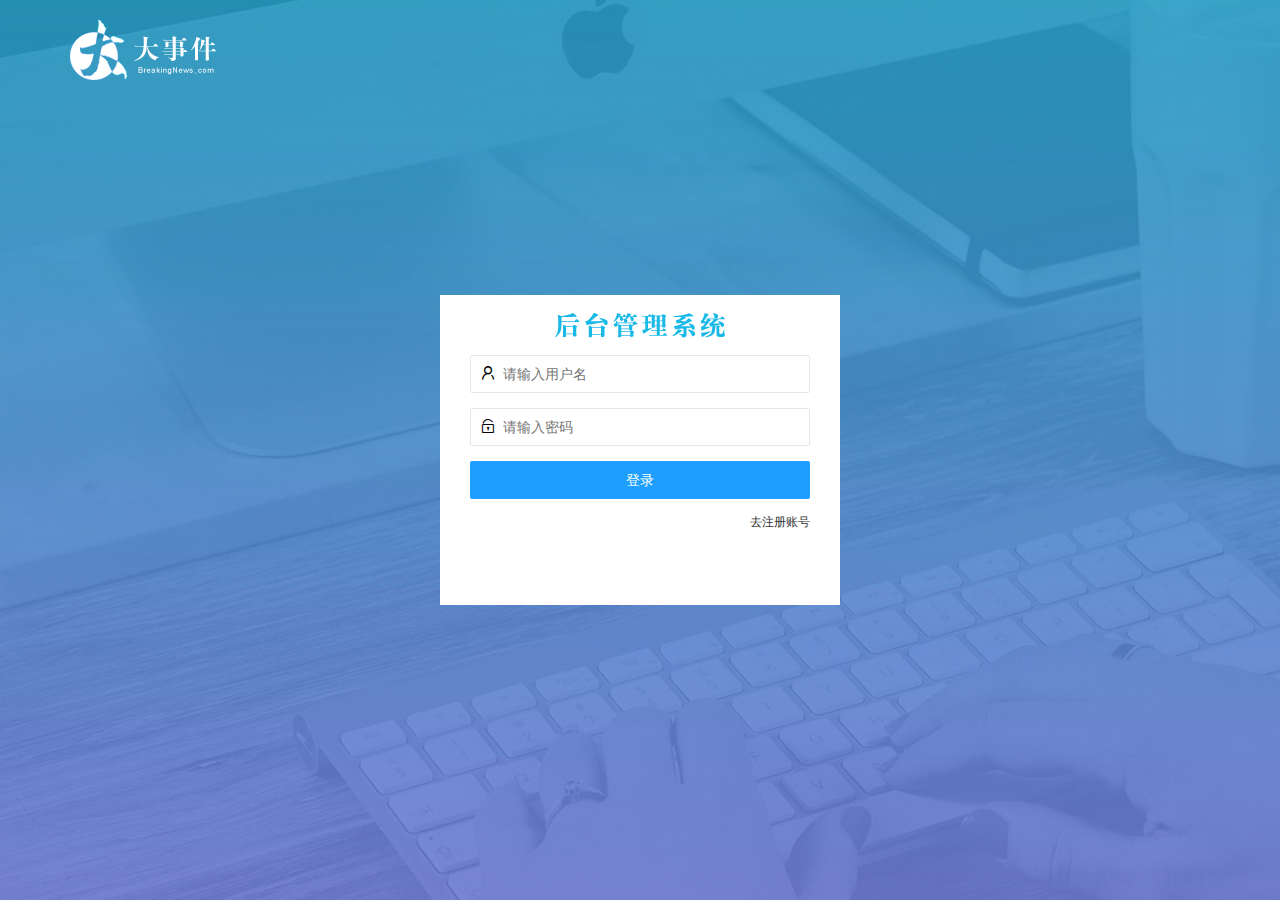
<file: login.html>
<!DOCTYPE html>
<html lang="en">

<head>
    <meta charset="UTF-8" />
    <meta name="viewport" content="width=device-width, initial-scale=1.0" />
    <title>大事件-登录/注册</title>
    <!-- 导入 LayUI 的样式 -->
    <link rel="stylesheet" href="/assets/lib/layui/css/layui.css" />
    <!-- 导入自己的样式表 -->
    <link rel="stylesheet" href="/assets/css/login.css" />
</head>

<body>
    <!-- 头部的 Logo 区域 -->
    <div class="layui-main">
        <img src="/assets/images/logo.png" alt="" />
    </div>

    <!-- 登录注册区域 -->
    <div class="loginAndRegBox">
        <div class="title-box"></div>
        <!-- 登录的div -->
        <div class="login-box">
            <!-- 登录的表单 -->
            <form class="layui-form" action="" id="form-login">
                <!-- 用户名 -->
                <div class="layui-form-item">
                    <i class="layui-icon layui-icon-username"></i>
                    <input type="text" name="username" required lay-verify="required|username" placeholder="请输入用户名"
                        autocomplete="off" class="layui-input" />
                </div>
                <!-- 密码 -->
                <div class="layui-form-item">
                    <i class="layui-icon layui-icon-password"></i>
                    <input type="password" name="password" required lay-verify="required|pwd" placeholder="请输入密码"
                        autocomplete="off" class="layui-input" />
                </div>
                <!-- 登录按钮 -->
                <div class="layui-form-item">
                    <!-- 注意：表单提交按钮和普通按钮的区别，就是 lay-submit 属性 -->
                    <button class="layui-btn layui-btn-fluid layui-btn-normal" lay-submit>登录</button>
                </div>
                <div class="layui-form-item links">
                    <a href="javascript:;" id="link_reg">去注册账号</a>
                </div>
            </form>
        </div>

        <!-- 注册的div -->
        <div class="reg-box" style="display:none">
            <!-- 注册的表单 -->
            <form class="layui-form" action="" id="form_reg">
                <!-- 用户名 -->
                <div class="layui-form-item">
                    <i class="layui-icon layui-icon-username"></i>
                    <input type="text" name="username" required lay-verify="required|username" placeholder="请输入用户名"
                        autocomplete="off" class="layui-input" />
                </div>
                <!-- 密码 -->
                <div class="layui-form-item">
                    <i class="layui-icon layui-icon-password"></i>
                    <input type="password" name="password" required lay-verify="required|pwd|password"
                        placeholder="请输入密码" autocomplete="off" class="layui-input" />
                </div>
                <!-- 密码确认框 -->
                <div class="layui-form-item">
                    <i class="layui-icon layui-icon-password"></i>
                    <input type="password" name="repassword" required lay-verify="required|pwd|repassword"
                        placeholder="再次确认密码" autocomplete="off" class="layui-input" />
                </div>
                <!-- 注册按钮 -->
                <div class="layui-form-item">
                    <!-- 注意：表单提交按钮和普通按钮的区别，就是 lay-submit 属性 -->
                    <button class="layui-btn layui-btn-fluid layui-btn-normal" lay-submit>注册</button>
                </div>
                <div class="layui-form-item links">
                    <a href="javascript:;" id="link_login">去登录</a>
                </div>
            </form>
        </div>
    </div>
</body>
<!-- 导入layui的JS文件 -->
<script src="/assets/lib/layui/layui.all.js"></script>
<!-- 导入jQuery js文件 -->
<script src="/assets/lib/jquery.js"></script>
<!-- 导入Ajaxprefilter 省去根路径 -->
<script src="/assets/js/baseAPI.js"></script>
<!-- 导入自己的JS文件 -->
<script src="/assets/js/login.js"></script>

</html>
</file>
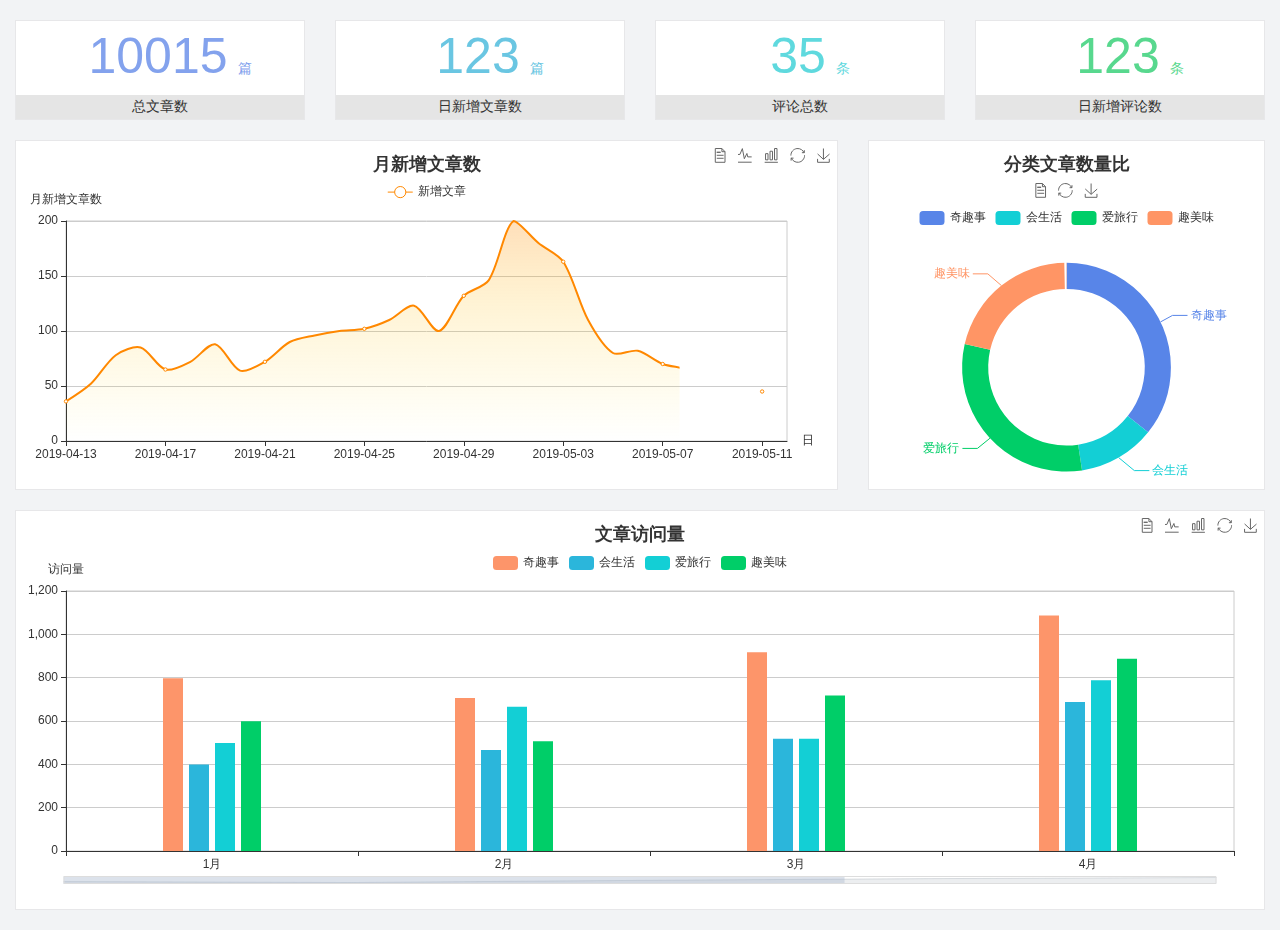
<file: home/dashboard.html>
<!DOCTYPE html>
<html lang="en">

<head>
  <meta charset="UTF-8">
  <meta name="viewport" content="width=device-width, initial-scale=1.0">
  <meta http-equiv="X-UA-Compatible" content="ie=edge">
  <title>图表统计</title>
  <link rel="stylesheet" href="../../assets/lib/bootstrap.css" />
  <link rel="stylesheet" href="../../assets/lib/main.css" />
  <script src="../../assets/lib/jquery.js"></script>
  <script type="text/javascript" src="../../assets/lib/echarts.min.js"></script>
</head>

<body>
  <div class="container-fluid">
    <div class="row spannel_list">
      <div class="col-sm-3 col-xs-6">
        <div class="spannel">
          <em>10015</em><span>篇</span>
          <b>总文章数</b>
        </div>
      </div>
      <div class="col-sm-3 col-xs-6">
        <div class="spannel scolor01">
          <em>123</em><span>篇</span>
          <b>日新增文章数</b>
        </div>
      </div>
      <div class="col-sm-3 col-xs-6">
        <div class="spannel scolor02">
          <em>35</em><span>条</span>
          <b>评论总数</b>
        </div>
      </div>
      <div class="col-sm-3 col-xs-6">
        <div class="spannel scolor03">
          <em>123</em><span>条</span>
          <b>日新增评论数</b>
        </div>
      </div>
    </div>
  </div>

  <div class="container-fluid">
    <div class="row curve-pie">
      <div class="col-lg-8 col-md-8">
        <div class="gragh_pannel" id="curve_show"></div>
      </div>
      <div class="col-lg-4 col-md-4">
        <div class="gragh_pannel" id="pie_show"></div>
      </div>
    </div>
  </div>

  <div class="container-fluid">
    <div class="column_pannel" id="column_show"></div>
  </div>

  <script>
    var oChart = echarts.init(document.getElementById('curve_show'));
    var aList_all = [
      { 'count': 36, 'date': '2019-04-13' },
      { 'count': 52, 'date': '2019-04-14' },
      { 'count': 78, 'date': '2019-04-15' },
      { 'count': 85, 'date': '2019-04-16' },
      { 'count': 65, 'date': '2019-04-17' },
      { 'count': 72, 'date': '2019-04-18' },
      { 'count': 88, 'date': '2019-04-19' },
      { 'count': 64, 'date': '2019-04-20' },
      { 'count': 72, 'date': '2019-04-21' },
      { 'count': 90, 'date': '2019-04-22' },
      { 'count': 96, 'date': '2019-04-23' },
      { 'count': 100, 'date': '2019-04-24' },
      { 'count': 102, 'date': '2019-04-25' },
      { 'count': 110, 'date': '2019-04-26' },
      { 'count': 123, 'date': '2019-04-27' },
      { 'count': 100, 'date': '2019-04-28' },
      { 'count': 132, 'date': '2019-04-29' },
      { 'count': 146, 'date': '2019-04-30' },
      { 'count': 200, 'date': '2019-05-01' },
      { 'count': 180, 'date': '2019-05-02' },
      { 'count': 163, 'date': '2019-05-03' },
      { 'count': 110, 'date': '2019-05-04' },
      { 'count': 80, 'date': '2019-05-05' },
      { 'count': 82, 'date': '2019-05-06' },
      { 'count': 70, 'date': '2019-05-07' },
      { 'count': 65, 'date': '2019-05-08' },
      { 'count': 54, 'date': '2019-05-09' },
      { 'count': 40, 'date': '2019-05-10' },
      { 'count': 45, 'date': '2019-05-11' },
      { 'count': 38, 'date': '2019-05-12' },
    ];

    let aCount = [];
    let aDate = [];

    for (var i = 0; i < aList_all.length; i++) {
      aCount.push(aList_all[i].count);
      aDate.push(aList_all[i].date);
    }

    var chartopt = {
      title: {
        text: '月新增文章数',
        left: 'center',
        top: '10'
      },
      tooltip: {
        trigger: 'axis'
      },
      legend: {
        data: ['新增文章'],
        top: '40'
      },
      toolbox: {
        show: true,
        feature: {
          mark: { show: true },
          dataView: { show: true, readOnly: false },
          magicType: { show: true, type: ['line', 'bar'] },
          restore: { show: true },
          saveAsImage: { show: true }
        }
      },
      calculable: true,
      xAxis: [
        {
          name: '日',
          type: 'category',
          boundaryGap: false,
          data: aDate
        }
      ],
      yAxis: [
        {
          name: '月新增文章数',
          type: 'value'
        }
      ],
      series: [
        {
          name: '新增文章',
          type: 'line',
          smooth: true,
          itemStyle: { normal: { areaStyle: { type: 'default' }, color: '#f80' }, lineStyle: { color: '#f80' } },
          data: aCount
        }],
      areaStyle: {
        normal: {
          color: new echarts.graphic.LinearGradient(0, 0, 0, 1, [{
            offset: 0,
            color: 'rgba(255,136,0,0.39)'
          }, {
            offset: .34,
            color: 'rgba(255,180,0,0.25)'
          }, {
            offset: 1,
            color: 'rgba(255,222,0,0.00)'
          }])

        }
      },
      grid: {
        show: true,
        x: 50,
        x2: 50,
        y: 80,
        height: 220
      }
    };

    oChart.setOption(chartopt);


    var oPie = echarts.init(document.getElementById('pie_show'));
    var oPieopt =
    {
      title: {
        top: 10,
        text: '分类文章数量比',
        x: 'center'
      },
      tooltip: {
        trigger: 'item',
        formatter: "{a} <br/>{b} : {c} ({d}%)"
      },
      color: ['#5885e8', '#13cfd5', '#00ce68', '#ff9565'],
      legend: {
        x: 'center',
        top: 65,
        data: ['奇趣事', '会生活', '爱旅行', '趣美味']
      },
      toolbox: {
        show: true,
        x: 'center',
        top: 35,
        feature: {
          mark: { show: true },
          dataView: { show: true, readOnly: false },
          magicType: {
            show: true,
            type: ['pie', 'funnel'],
            option: {
              funnel: {
                x: '25%',
                width: '50%',
                funnelAlign: 'left',
                max: 1548
              }
            }
          },
          restore: { show: true },
          saveAsImage: { show: true }
        }
      },
      calculable: true,
      series: [
        {
          name: '访问来源',
          type: 'pie',
          radius: ['45%', '60%'],
          center: ['50%', '65%'],
          data: [
            { value: 300, name: '奇趣事' },
            { value: 100, name: '会生活' },
            { value: 260, name: '爱旅行' },
            { value: 180, name: '趣美味' }
          ]
        }
      ]
    };
    oPie.setOption(oPieopt);



    var oColumn = this.echarts.init(document.getElementById('column_show'));
    var oColumnopt =
    {
      title: {
        text: '文章访问量',
        left: 'center',
        top: '10'
      },
      tooltip: {
        trigger: 'axis'
      },
      legend: {
        data: ['奇趣事', '会生活', '爱旅行', '趣美味'],
        top: '40'
      },
      toolbox: {
        show: true,
        feature: {
          mark: { show: true },
          dataView: { show: true, readOnly: false },
          magicType: { show: true, type: ['line', 'bar'] },
          restore: { show: true },
          saveAsImage: { show: true }
        }
      },
      calculable: true,
      xAxis: [
        {
          type: 'category',
          data: ['1月', '2月', '3月', '4月', '5月']
        }
      ],
      yAxis: [
        {
          name: '访问量',
          type: 'value'
        }
      ],
      series: [
        {
          name: '奇趣事',
          type: 'bar',
          barWidth: 20,
          itemStyle: {
            normal: { areaStyle: { type: 'default' }, color: '#fd956a' }
          },
          data: [800, 708, 920, 1090, 1200]
        },
        {
          name: '会生活',
          type: 'bar',
          barWidth: 20,
          itemStyle: {
            normal: { areaStyle: { type: 'default' }, color: '#2bb6db' }
          },
          data: [400, 468, 520, 690, 800]
        },
        {
          name: '爱旅行',
          type: 'bar',
          barWidth: 20,
          itemStyle: {
            normal: { areaStyle: { type: 'default' }, color: '#13cfd5' }
          },
          data: [500, 668, 520, 790, 900]
        },
        {
          name: '趣美味',
          type: 'bar',
          barWidth: 20,
          itemStyle: {
            normal: { areaStyle: { type: 'default' }, color: '#00ce68' }
          },
          data: [600, 508, 720, 890, 1000]
        }
      ],
      grid: {
        show: true,
        x: 50,
        x2: 30,
        y: 80,
        height: 260
      },
      dataZoom: [//给x轴设置滚动条
        {
          start: 0,//默认为0
          end: 100 - 1000 / 31,//默认为100
          type: 'slider',
          show: true,
          xAxisIndex: [0],
          handleSize: 0,//滑动条的 左右2个滑动条的大小
          height: 8,//组件高度
          left: 45, //左边的距离
          right: 50,//右边的距离
          bottom: 26,//右边的距离
          handleColor: '#ddd',//h滑动图标的颜色
          handleStyle: {
            borderColor: "#cacaca",
            borderWidth: "1",
            shadowBlur: 2,
            background: "#ddd",
            shadowColor: "#ddd",
          }
        }]
    };
    oColumn.setOption(oColumnopt);
  </script>
</body>

</html>
</file>
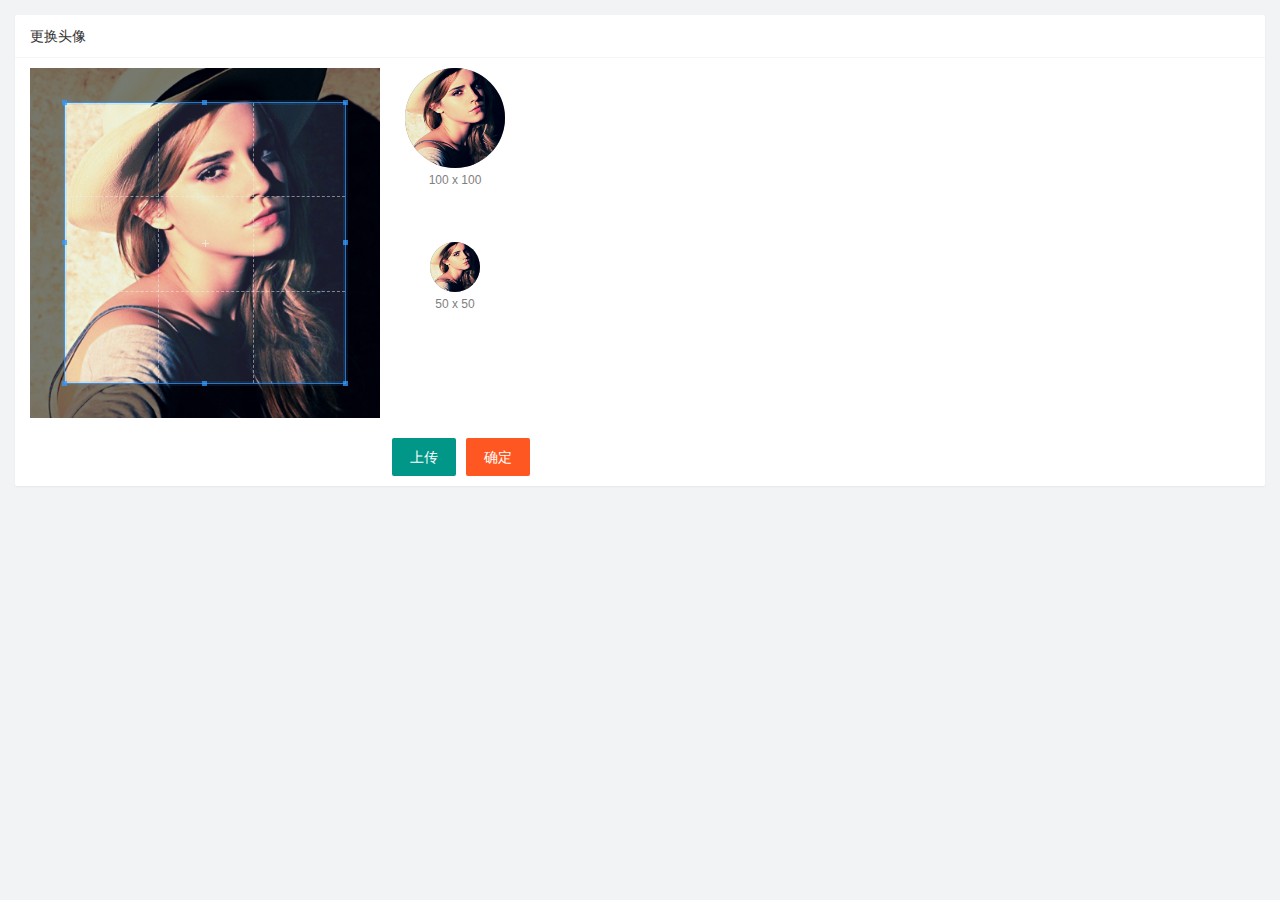
<file: user/user_avatar.html>
<!DOCTYPE html>
<html lang="en">

<head>
    <meta charset="UTF-8" />
    <meta name="viewport" content="width=device-width, initial-scale=1.0" />
    <title>Document</title>
    <link rel="stylesheet" href="/assets/lib/layui/css/layui.css" />
    <link rel="stylesheet" href="/assets/lib/cropper/cropper.css">
    <link rel="stylesheet" href="/user/user_avatar.css">
</head>

<body>
    <!-- 卡片区域 -->
    <div class="layui-card">
        <div class="layui-card-header">更换头像</div>
        <div class="layui-card-body">
            <!-- 第一行的图片裁剪和预览区域 -->
            <div class="row1">
                <!-- 图片裁剪区域 -->
                <div class="cropper-box">
                    <!-- 这个 img 标签很重要，将来会把它初始化为裁剪区域 -->
                    <img id="image" src="/assets/images/sample.jpg" />
                </div>
                <!-- 图片的预览区域 -->
                <div class="preview-box">
                    <div>
                        <!-- 宽高为 100px 的预览区域 -->
                        <div class="img-preview w100"></div>
                        <p class="size">100 x 100</p>
                    </div>
                    <div>
                        <!-- 宽高为 50px 的预览区域 -->
                        <div class="img-preview w50"></div>
                        <p class="size">50 x 50</p>
                    </div>
                </div>
            </div <!-- 第二行的按钮区域 -->
            <div class="row2">
                <input type="file" id="file" accept="image/png,image/jpeg" style="display:none" />
                <button type="button" class="layui-btn" id="btnChooseImage">上传</button>
                <button type="button" class="layui-btn layui-btn-danger" id="btnsure">确定</button>
            </div>
        </div>
    </div>
</body>
<script src="/assets/lib/layui/layui.all.js"></script>
<script src="/assets/lib/jquery.js"></script>
<script src="/assets/lib/cropper/Cropper.js"></script>
<script src="/assets/lib/cropper/jquery-cropper.js"></script>
<script src="/assets/js/baseAPI.js"></script>
<script src="/user/user_avatar.js"></script>

</html>
</file>
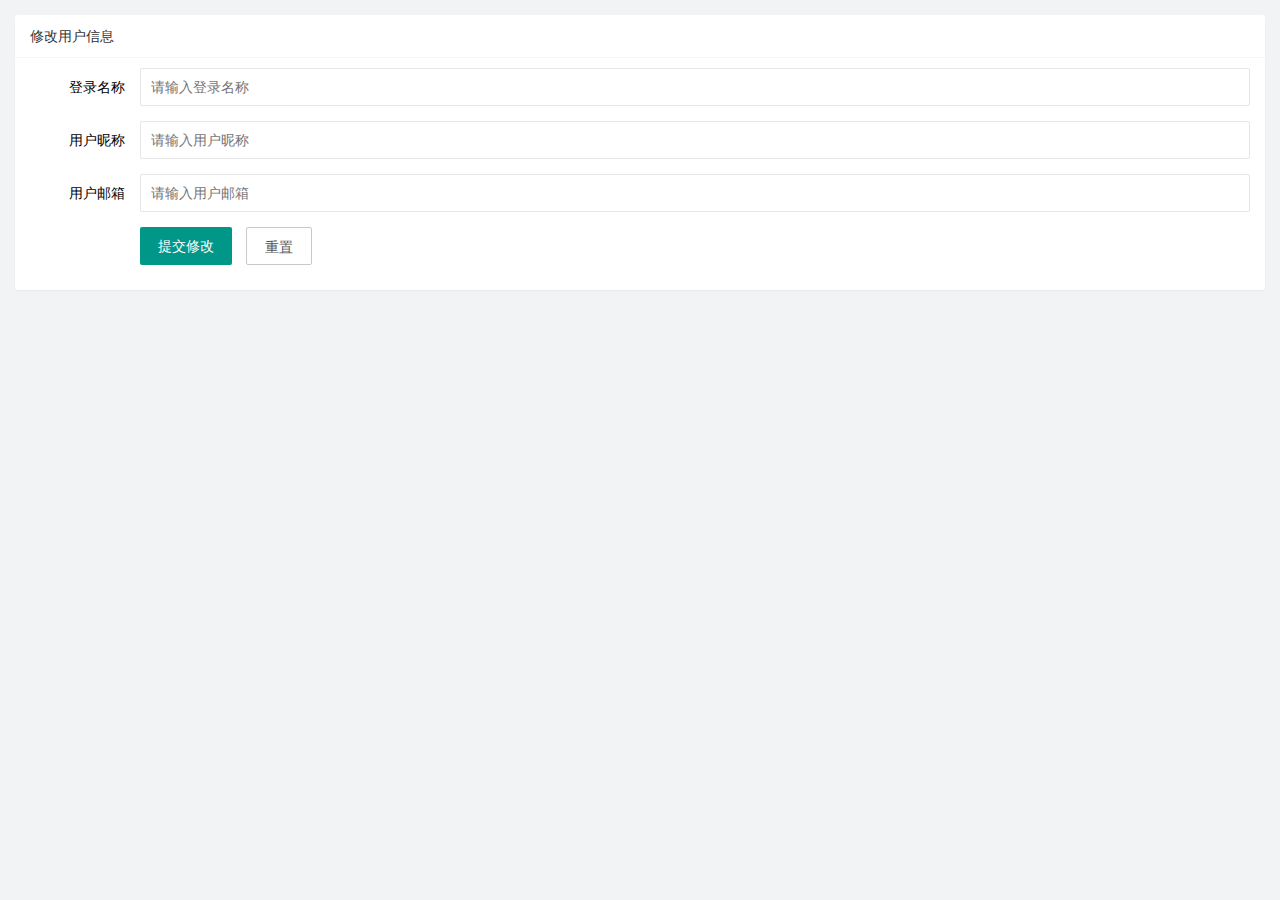
<file: user/user_info.html>
<!DOCTYPE html>
<html lang="en">

<head>
    <meta charset="UTF-8" />
    <meta name="viewport" content="width=device-width, initial-scale=1.0" />
    <title>Document</title>
    <!-- 导入 layui 的样式 -->
    <link rel="stylesheet" href="/assets/lib/layui/css/layui.css" />
    <!-- 导入自己的样式 -->
    <link rel="stylesheet" href="/user/user_info.css" />
</head>

<body>
    <!-- 卡片区域 -->
    <div class="layui-card">
        <div class="layui-card-header">修改用户信息</div>
        <div class="layui-card-body">
            <!-- form 表单区域 -->
            <form class="layui-form" lay-filter="formUserInfo">
                <!-- 这是隐藏域 -->
                <input type="hidden" name="id" value="">

                <div class="layui-form-item">
                    <label class="layui-form-label">登录名称</label>
                    <div class="layui-input-block">
                        <input type="text" name="username" required lay-verify="required" placeholder="请输入登录名称"
                            autocomplete="off" class="layui-input" readonly />
                    </div>
                </div>
                <div class="layui-form-item">
                    <label class="layui-form-label">用户昵称</label>
                    <div class="layui-input-block">
                        <input type="text" name="nickname" required lay-verify="required|nickname" placeholder="请输入用户昵称"
                            autocomplete="off" class="layui-input" />
                    </div>
                </div>
                <div class="layui-form-item">
                    <label class="layui-form-label">用户邮箱</label>
                    <div class="layui-input-block">
                        <input type="text" name="email" required lay-verify="required|email" placeholder="请输入用户邮箱"
                            autocomplete="off" class="layui-input" />
                    </div>
                </div>
                <div class="layui-form-item">
                    <div class="layui-input-block">
                        <button class="layui-btn" lay-submit lay-filter="formDemo">提交修改</button>
                        <button type="reset" class="layui-btn layui-btn-primary" id="btnReset">重置</button>
                    </div>
                </div>
            </form>
        </div>
    </div>
</body>
<script src="/assets/lib/layui/layui.all.js"></script>
<script src="/assets/lib/jquery.js"></script>
<script src="/assets/js/baseAPI.js"></script>
<script src="/user/user_info.js"></script>

</html>
</file>
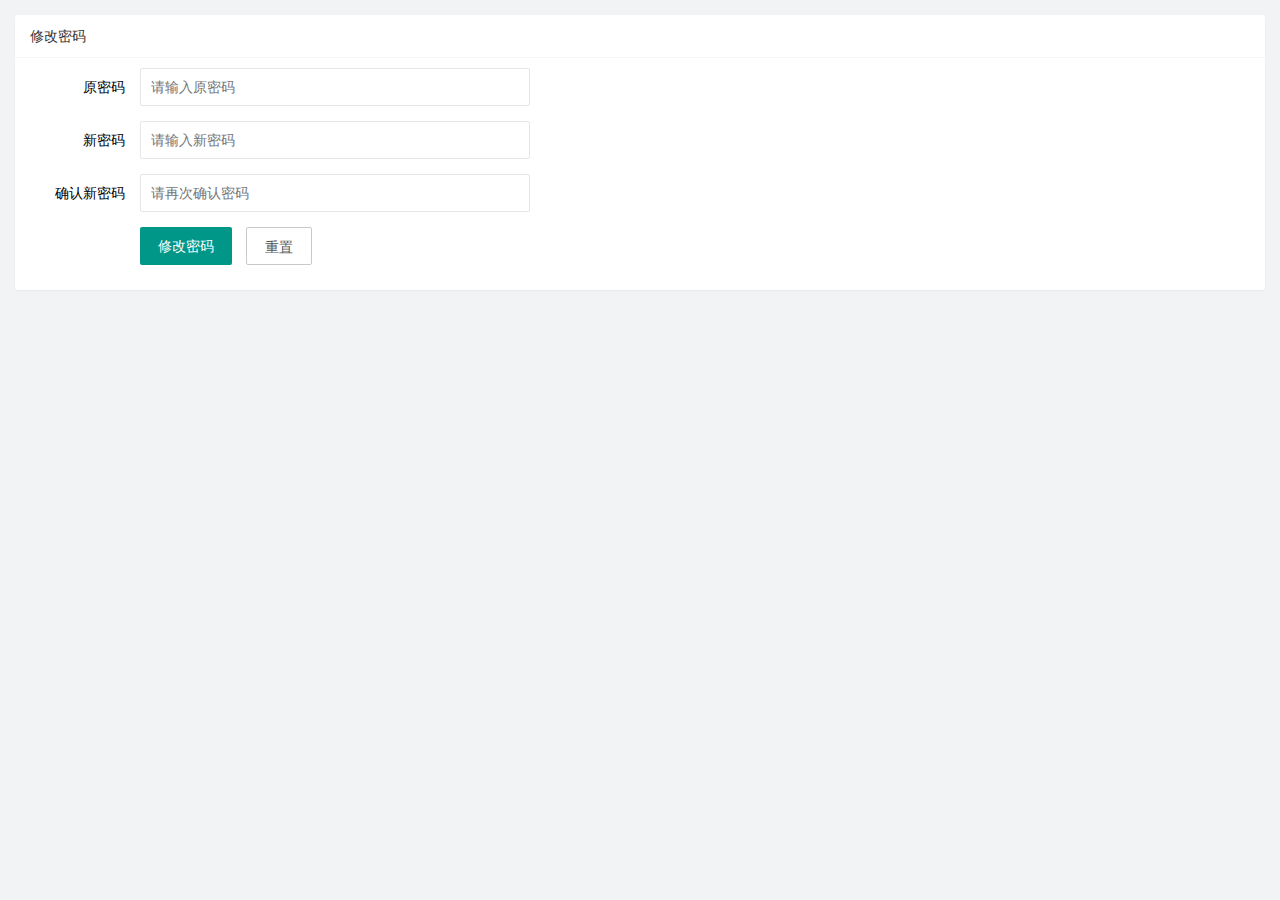
<file: user/user_pwd.html>
<!DOCTYPE html>
<html lang="en">

<head>
    <meta charset="UTF-8" />
    <meta name="viewport" content="width=device-width, initial-scale=1.0" />
    <title>Document</title>
    <link rel="stylesheet" href="/assets/lib/layui/css/layui.css" />
    <link rel="stylesheet" href="/user/user_pwd.css" />
</head>

<body>
    <!-- 卡片区域 -->
    <div class="layui-card">
        <div class="layui-card-header">修改密码</div>
        <div class="layui-card-body">
            <form class="layui-form">
                <div class="layui-form-item">
                    <label class="layui-form-label">原密码</label>
                    <div class="layui-input-block">
                        <input type="password" name="oldPwd" required lay-verify="required|pwd" placeholder="请输入原密码"
                            autocomplete="off" class="layui-input" />
                    </div>
                </div>
                <div class="layui-form-item">
                    <label class="layui-form-label">新密码</label>
                    <div class="layui-input-block">
                        <input type="password" name="newPwd" required lay-verify="required|pwd|samePwd"
                            placeholder="请输入新密码" autocomplete="off" class="layui-input" />
                    </div>
                </div>
                <div class="layui-form-item">
                    <label class="layui-form-label">确认新密码</label>
                    <div class="layui-input-block">
                        <input type="password" name="rePwd" required lay-verify="required|pwd|rePwd"
                            placeholder="请再次确认密码" autocomplete="off" class="layui-input" />
                    </div>
                </div>
                <div class="layui-form-item">
                    <div class="layui-input-block">
                        <button class="layui-btn" lay-submit lay-filter="formDemo">修改密码</button>
                        <button type="reset" class="layui-btn layui-btn-primary" id="reBtn">重置</button>
                    </div>
                </div>
            </form>
        </div>
    </div>
</body>
<!-- 导入 layui 的 js -->
<script src="/assets/lib/layui/layui.all.js"></script>
<!-- 导入 jQuery -->
<script src="/assets/lib/jquery.js"></script>
<!-- 导入 baseAPI -->
<script src="/assets/js/baseAPI.js"></script>
<!-- 导入自己的 js -->
<script src="/user/user_pwd.js"></script>

</html>
</file>
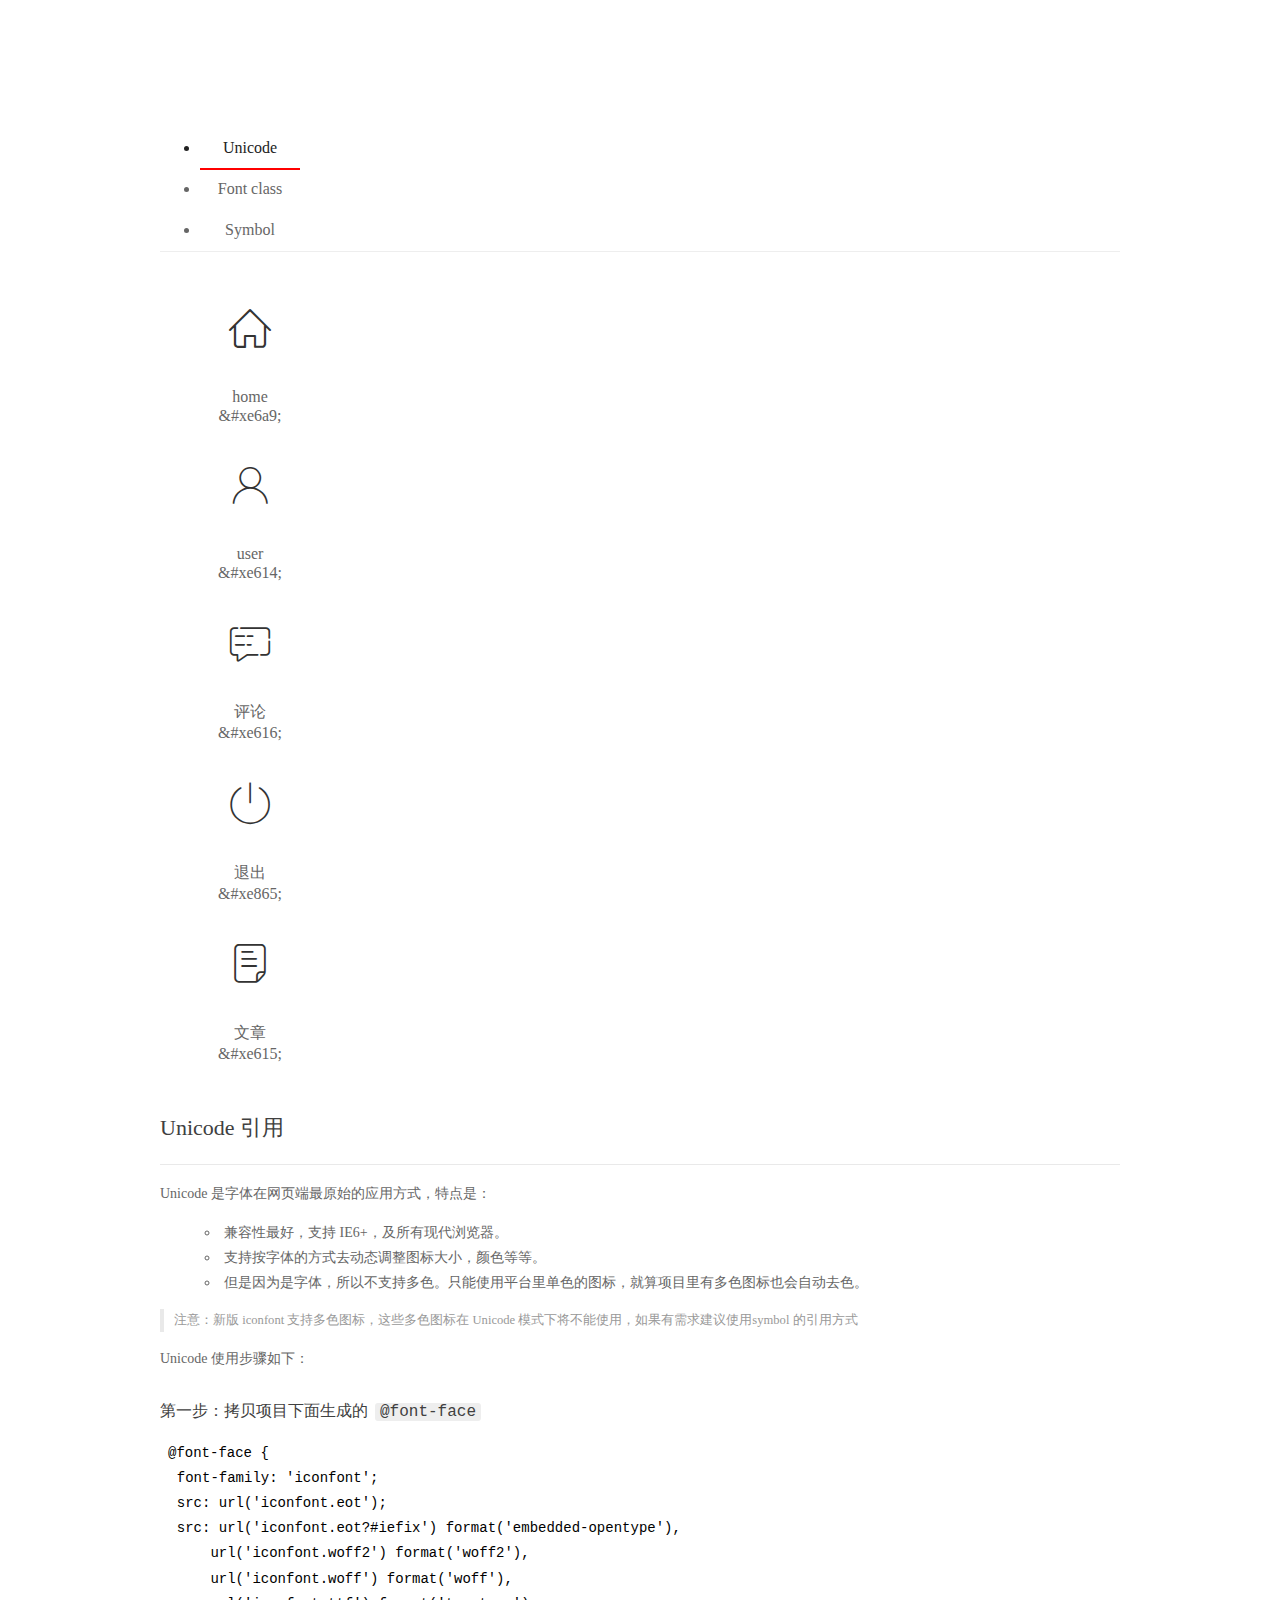
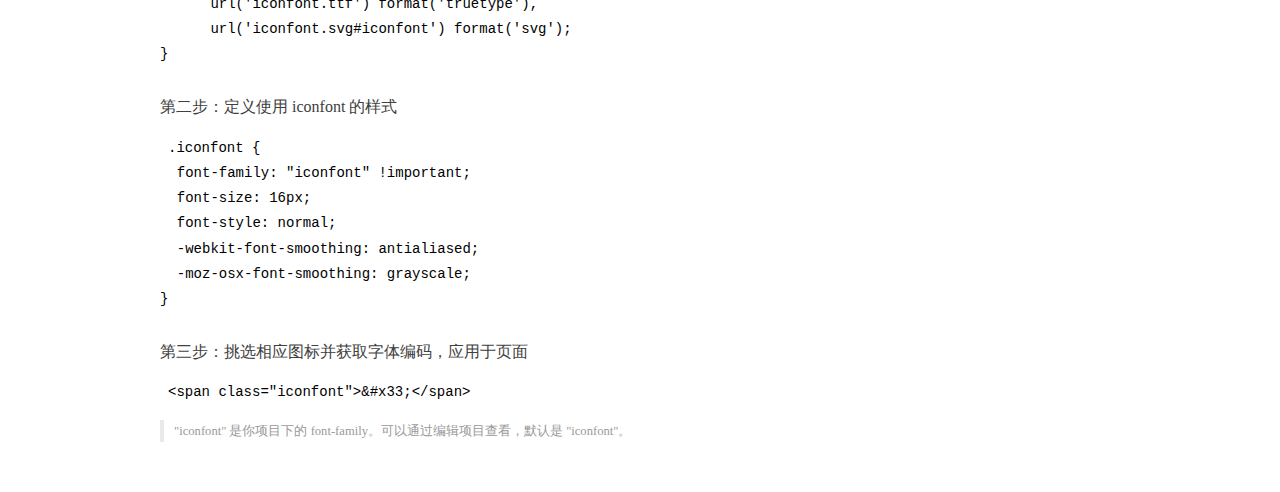
<file: assets/fonts/demo_index.html>
<!DOCTYPE html>
<html>
<head>
  <meta charset="utf-8"/>
  <title>IconFont Demo</title>
  <link rel="shortcut icon" href="https://gtms04.alicdn.com/tps/i4/TB1_oz6GVXXXXaFXpXXJDFnIXXX-64-64.ico" type="image/x-icon"/>
  <link rel="stylesheet" href="https://g.alicdn.com/thx/cube/1.3.2/cube.min.css">
  <link rel="stylesheet" href="demo.css">
  <link rel="stylesheet" href="iconfont.css">
  <script src="iconfont.js"></script>
  <!-- jQuery -->
  <script src="https://a1.alicdn.com/oss/uploads/2018/12/26/7bfddb60-08e8-11e9-9b04-53e73bb6408b.js"></script>
  <!-- 代码高亮 -->
  <script src="https://a1.alicdn.com/oss/uploads/2018/12/26/a3f714d0-08e6-11e9-8a15-ebf944d7534c.js"></script>
</head>
<body>
  <div class="main">
    <h1 class="logo"><a href="https://www.iconfont.cn/" title="iconfont 首页" target="_blank">&#xe86b;</a></h1>
    <div class="nav-tabs">
      <ul id="tabs" class="dib-box">
        <li class="dib active"><span>Unicode</span></li>
        <li class="dib"><span>Font class</span></li>
        <li class="dib"><span>Symbol</span></li>
      </ul>
      
    </div>
    <div class="tab-container">
      <div class="content unicode" style="display: block;">
          <ul class="icon_lists dib-box">
          
            <li class="dib">
              <span class="icon iconfont">&#xe6a9;</span>
                <div class="name">home</div>
                <div class="code-name">&amp;#xe6a9;</div>
              </li>
          
            <li class="dib">
              <span class="icon iconfont">&#xe614;</span>
                <div class="name">user</div>
                <div class="code-name">&amp;#xe614;</div>
              </li>
          
            <li class="dib">
              <span class="icon iconfont">&#xe616;</span>
                <div class="name">评论</div>
                <div class="code-name">&amp;#xe616;</div>
              </li>
          
            <li class="dib">
              <span class="icon iconfont">&#xe865;</span>
                <div class="name">退出</div>
                <div class="code-name">&amp;#xe865;</div>
              </li>
          
            <li class="dib">
              <span class="icon iconfont">&#xe615;</span>
                <div class="name">文章</div>
                <div class="code-name">&amp;#xe615;</div>
              </li>
          
          </ul>
          <div class="article markdown">
          <h2 id="unicode-">Unicode 引用</h2>
          <hr>

          <p>Unicode 是字体在网页端最原始的应用方式，特点是：</p>
          <ul>
            <li>兼容性最好，支持 IE6+，及所有现代浏览器。</li>
            <li>支持按字体的方式去动态调整图标大小，颜色等等。</li>
            <li>但是因为是字体，所以不支持多色。只能使用平台里单色的图标，就算项目里有多色图标也会自动去色。</li>
          </ul>
          <blockquote>
            <p>注意：新版 iconfont 支持多色图标，这些多色图标在 Unicode 模式下将不能使用，如果有需求建议使用symbol 的引用方式</p>
          </blockquote>
          <p>Unicode 使用步骤如下：</p>
          <h3 id="-font-face">第一步：拷贝项目下面生成的 <code>@font-face</code></h3>
<pre><code class="language-css"
>@font-face {
  font-family: 'iconfont';
  src: url('iconfont.eot');
  src: url('iconfont.eot?#iefix') format('embedded-opentype'),
      url('iconfont.woff2') format('woff2'),
      url('iconfont.woff') format('woff'),
      url('iconfont.ttf') format('truetype'),
      url('iconfont.svg#iconfont') format('svg');
}
</code></pre>
          <h3 id="-iconfont-">第二步：定义使用 iconfont 的样式</h3>
<pre><code class="language-css"
>.iconfont {
  font-family: "iconfont" !important;
  font-size: 16px;
  font-style: normal;
  -webkit-font-smoothing: antialiased;
  -moz-osx-font-smoothing: grayscale;
}
</code></pre>
          <h3 id="-">第三步：挑选相应图标并获取字体编码，应用于页面</h3>
<pre>
<code class="language-html"
>&lt;span class="iconfont"&gt;&amp;#x33;&lt;/span&gt;
</code></pre>
          <blockquote>
            <p>"iconfont" 是你项目下的 font-family。可以通过编辑项目查看，默认是 "iconfont"。</p>
          </blockquote>
          </div>
      </div>
      <div class="content font-class">
        <ul class="icon_lists dib-box">
          
          <li class="dib">
            <span class="icon iconfont icon-home"></span>
            <div class="name">
              home
            </div>
            <div class="code-name">.icon-home
            </div>
          </li>
          
          <li class="dib">
            <span class="icon iconfont icon-user"></span>
            <div class="name">
              user
            </div>
            <div class="code-name">.icon-user
            </div>
          </li>
          
          <li class="dib">
            <span class="icon iconfont icon-pinglun"></span>
            <div class="name">
              评论
            </div>
            <div class="code-name">.icon-pinglun
            </div>
          </li>
          
          <li class="dib">
            <span class="icon iconfont icon-tuichu"></span>
            <div class="name">
              退出
            </div>
            <div class="code-name">.icon-tuichu
            </div>
          </li>
          
          <li class="dib">
            <span class="icon iconfont icon-16"></span>
            <div class="name">
              文章
            </div>
            <div class="code-name">.icon-16
            </div>
          </li>
          
        </ul>
        <div class="article markdown">
        <h2 id="font-class-">font-class 引用</h2>
        <hr>

        <p>font-class 是 Unicode 使用方式的一种变种，主要是解决 Unicode 书写不直观，语意不明确的问题。</p>
        <p>与 Unicode 使用方式相比，具有如下特点：</p>
        <ul>
          <li>兼容性良好，支持 IE8+，及所有现代浏览器。</li>
          <li>相比于 Unicode 语意明确，书写更直观。可以很容易分辨这个 icon 是什么。</li>
          <li>因为使用 class 来定义图标，所以当要替换图标时，只需要修改 class 里面的 Unicode 引用。</li>
          <li>不过因为本质上还是使用的字体，所以多色图标还是不支持的。</li>
        </ul>
        <p>使用步骤如下：</p>
        <h3 id="-fontclass-">第一步：引入项目下面生成的 fontclass 代码：</h3>
<pre><code class="language-html">&lt;link rel="stylesheet" href="./iconfont.css"&gt;
</code></pre>
        <h3 id="-">第二步：挑选相应图标并获取类名，应用于页面：</h3>
<pre><code class="language-html">&lt;span class="iconfont icon-xxx"&gt;&lt;/span&gt;
</code></pre>
        <blockquote>
          <p>"
            iconfont" 是你项目下的 font-family。可以通过编辑项目查看，默认是 "iconfont"。</p>
        </blockquote>
      </div>
      </div>
      <div class="content symbol">
          <ul class="icon_lists dib-box">
          
            <li class="dib">
                <svg class="icon svg-icon" aria-hidden="true">
                  <use xlink:href="#icon-home"></use>
                </svg>
                <div class="name">home</div>
                <div class="code-name">#icon-home</div>
            </li>
          
            <li class="dib">
                <svg class="icon svg-icon" aria-hidden="true">
                  <use xlink:href="#icon-user"></use>
                </svg>
                <div class="name">user</div>
                <div class="code-name">#icon-user</div>
            </li>
          
            <li class="dib">
                <svg class="icon svg-icon" aria-hidden="true">
                  <use xlink:href="#icon-pinglun"></use>
                </svg>
                <div class="name">评论</div>
                <div class="code-name">#icon-pinglun</div>
            </li>
          
            <li class="dib">
                <svg class="icon svg-icon" aria-hidden="true">
                  <use xlink:href="#icon-tuichu"></use>
                </svg>
                <div class="name">退出</div>
                <div class="code-name">#icon-tuichu</div>
            </li>
          
            <li class="dib">
                <svg class="icon svg-icon" aria-hidden="true">
                  <use xlink:href="#icon-16"></use>
                </svg>
                <div class="name">文章</div>
                <div class="code-name">#icon-16</div>
            </li>
          
          </ul>
          <div class="article markdown">
          <h2 id="symbol-">Symbol 引用</h2>
          <hr>

          <p>这是一种全新的使用方式，应该说这才是未来的主流，也是平台目前推荐的用法。相关介绍可以参考这篇<a href="">文章</a>
            这种用法其实是做了一个 SVG 的集合，与另外两种相比具有如下特点：</p>
          <ul>
            <li>支持多色图标了，不再受单色限制。</li>
            <li>通过一些技巧，支持像字体那样，通过 <code>font-size</code>, <code>color</code> 来调整样式。</li>
            <li>兼容性较差，支持 IE9+，及现代浏览器。</li>
            <li>浏览器渲染 SVG 的性能一般，还不如 png。</li>
          </ul>
          <p>使用步骤如下：</p>
          <h3 id="-symbol-">第一步：引入项目下面生成的 symbol 代码：</h3>
<pre><code class="language-html">&lt;script src="./iconfont.js"&gt;&lt;/script&gt;
</code></pre>
          <h3 id="-css-">第二步：加入通用 CSS 代码（引入一次就行）：</h3>
<pre><code class="language-html">&lt;style&gt;
.icon {
  width: 1em;
  height: 1em;
  vertical-align: -0.15em;
  fill: currentColor;
  overflow: hidden;
}
&lt;/style&gt;
</code></pre>
          <h3 id="-">第三步：挑选相应图标并获取类名，应用于页面：</h3>
<pre><code class="language-html">&lt;svg class="icon" aria-hidden="true"&gt;
  &lt;use xlink:href="#icon-xxx"&gt;&lt;/use&gt;
&lt;/svg&gt;
</code></pre>
          </div>
      </div>

    </div>
  </div>
  <script>
  $(document).ready(function () {
      $('.tab-container .content:first').show()

      $('#tabs li').click(function (e) {
        var tabContent = $('.tab-container .content')
        var index = $(this).index()

        if ($(this).hasClass('active')) {
          return
        } else {
          $('#tabs li').removeClass('active')
          $(this).addClass('active')

          tabContent.hide().eq(index).fadeIn()
        }
      })
    })
  </script>
</body>
</html>
</file>
<file: assets/lib/layui/css/layui.css>
/** layui-v2.5.5 MIT License By https://www.layui.com */
 .layui-inline,img{display:inline-block;vertical-align:middle}h1,h2,h3,h4,h5,h6{font-weight:400}.layui-edge,.layui-header,.layui-inline,.layui-main{position:relative}.layui-body,.layui-edge,.layui-elip{overflow:hidden}.layui-btn,.layui-edge,.layui-inline,img{vertical-align:middle}.layui-btn,.layui-disabled,.layui-icon,.layui-unselect{-moz-user-select:none;-webkit-user-select:none;-ms-user-select:none}.layui-elip,.layui-form-checkbox span,.layui-form-pane .layui-form-label{text-overflow:ellipsis;white-space:nowrap}.layui-breadcrumb,.layui-tree-btnGroup{visibility:hidden}blockquote,body,button,dd,div,dl,dt,form,h1,h2,h3,h4,h5,h6,input,li,ol,p,pre,td,textarea,th,ul{margin:0;padding:0;-webkit-tap-highlight-color:rgba(0,0,0,0)}a:active,a:hover{outline:0}img{border:none}li{list-style:none}table{border-collapse:collapse;border-spacing:0}h4,h5,h6{font-size:100%}button,input,optgroup,option,select,textarea{font-family:inherit;font-size:inherit;font-style:inherit;font-weight:inherit;outline:0}pre{white-space:pre-wrap;white-space:-moz-pre-wrap;white-space:-pre-wrap;white-space:-o-pre-wrap;word-wrap:break-word}body{line-height:24px;font:14px Helvetica Neue,Helvetica,PingFang SC,Tahoma,Arial,sans-serif}hr{height:1px;margin:10px 0;border:0;clear:both}a{color:#333;text-decoration:none}a:hover{color:#777}a cite{font-style:normal;*cursor:pointer}.layui-border-box,.layui-border-box *{box-sizing:border-box}.layui-box,.layui-box *{box-sizing:content-box}.layui-clear{clear:both;*zoom:1}.layui-clear:after{content:'\20';clear:both;*zoom:1;display:block;height:0}.layui-inline{*display:inline;*zoom:1}.layui-edge{display:inline-block;width:0;height:0;border-width:6px;border-style:dashed;border-color:transparent}.layui-edge-top{top:-4px;border-bottom-color:#999;border-bottom-style:solid}.layui-edge-right{border-left-color:#999;border-left-style:solid}.layui-edge-bottom{top:2px;border-top-color:#999;border-top-style:solid}.layui-edge-left{border-right-color:#999;border-right-style:solid}.layui-disabled,.layui-disabled:hover{color:#d2d2d2!important;cursor:not-allowed!important}.layui-circle{border-radius:100%}.layui-show{display:block!important}.layui-hide{display:none!important}@font-face{font-family:layui-icon;src:url(../font/iconfont.eot?v=250);src:url(../font/iconfont.eot?v=250#iefix) format('embedded-opentype'),url(../font/iconfont.woff2?v=250) format('woff2'),url(../font/iconfont.woff?v=250) format('woff'),url(../font/iconfont.ttf?v=250) format('truetype'),url(../font/iconfont.svg?v=250#layui-icon) format('svg')}.layui-icon{font-family:layui-icon!important;font-size:16px;font-style:normal;-webkit-font-smoothing:antialiased;-moz-osx-font-smoothing:grayscale}.layui-icon-reply-fill:before{content:"\e611"}.layui-icon-set-fill:before{content:"\e614"}.layui-icon-menu-fill:before{content:"\e60f"}.layui-icon-search:before{content:"\e615"}.layui-icon-share:before{content:"\e641"}.layui-icon-set-sm:before{content:"\e620"}.layui-icon-engine:before{content:"\e628"}.layui-icon-close:before{content:"\1006"}.layui-icon-close-fill:before{content:"\1007"}.layui-icon-chart-screen:before{content:"\e629"}.layui-icon-star:before{content:"\e600"}.layui-icon-circle-dot:before{content:"\e617"}.layui-icon-chat:before{content:"\e606"}.layui-icon-release:before{content:"\e609"}.layui-icon-list:before{content:"\e60a"}.layui-icon-chart:before{content:"\e62c"}.layui-icon-ok-circle:before{content:"\1005"}.layui-icon-layim-theme:before{content:"\e61b"}.layui-icon-table:before{content:"\e62d"}.layui-icon-right:before{content:"\e602"}.layui-icon-left:before{content:"\e603"}.layui-icon-cart-simple:before{content:"\e698"}.layui-icon-face-cry:before{content:"\e69c"}.layui-icon-face-smile:before{content:"\e6af"}.layui-icon-survey:before{content:"\e6b2"}.layui-icon-tree:before{content:"\e62e"}.layui-icon-upload-circle:before{content:"\e62f"}.layui-icon-add-circle:before{content:"\e61f"}.layui-icon-download-circle:before{content:"\e601"}.layui-icon-templeate-1:before{content:"\e630"}.layui-icon-util:before{content:"\e631"}.layui-icon-face-surprised:before{content:"\e664"}.layui-icon-edit:before{content:"\e642"}.layui-icon-speaker:before{content:"\e645"}.layui-icon-down:before{content:"\e61a"}.layui-icon-file:before{content:"\e621"}.layui-icon-layouts:before{content:"\e632"}.layui-icon-rate-half:before{content:"\e6c9"}.layui-icon-add-circle-fine:before{content:"\e608"}.layui-icon-prev-circle:before{content:"\e633"}.layui-icon-read:before{content:"\e705"}.layui-icon-404:before{content:"\e61c"}.layui-icon-carousel:before{content:"\e634"}.layui-icon-help:before{content:"\e607"}.layui-icon-code-circle:before{content:"\e635"}.layui-icon-water:before{content:"\e636"}.layui-icon-username:before{content:"\e66f"}.layui-icon-find-fill:before{content:"\e670"}.layui-icon-about:before{content:"\e60b"}.layui-icon-location:before{content:"\e715"}.layui-icon-up:before{content:"\e619"}.layui-icon-pause:before{content:"\e651"}.layui-icon-date:before{content:"\e637"}.layui-icon-layim-uploadfile:before{content:"\e61d"}.layui-icon-delete:before{content:"\e640"}.layui-icon-play:before{content:"\e652"}.layui-icon-top:before{content:"\e604"}.layui-icon-friends:before{content:"\e612"}.layui-icon-refresh-3:before{content:"\e9aa"}.layui-icon-ok:before{content:"\e605"}.layui-icon-layer:before{content:"\e638"}.layui-icon-face-smile-fine:before{content:"\e60c"}.layui-icon-dollar:before{content:"\e659"}.layui-icon-group:before{content:"\e613"}.layui-icon-layim-download:before{content:"\e61e"}.layui-icon-picture-fine:before{content:"\e60d"}.layui-icon-link:before{content:"\e64c"}.layui-icon-diamond:before{content:"\e735"}.layui-icon-log:before{content:"\e60e"}.layui-icon-rate-solid:before{content:"\e67a"}.layui-icon-fonts-del:before{content:"\e64f"}.layui-icon-unlink:before{content:"\e64d"}.layui-icon-fonts-clear:before{content:"\e639"}.layui-icon-triangle-r:before{content:"\e623"}.layui-icon-circle:before{content:"\e63f"}.layui-icon-radio:before{content:"\e643"}.layui-icon-align-center:before{content:"\e647"}.layui-icon-align-right:before{content:"\e648"}.layui-icon-align-left:before{content:"\e649"}.layui-icon-loading-1:before{content:"\e63e"}.layui-icon-return:before{content:"\e65c"}.layui-icon-fonts-strong:before{content:"\e62b"}.layui-icon-upload:before{content:"\e67c"}.layui-icon-dialogue:before{content:"\e63a"}.layui-icon-video:before{content:"\e6ed"}.layui-icon-headset:before{content:"\e6fc"}.layui-icon-cellphone-fine:before{content:"\e63b"}.layui-icon-add-1:before{content:"\e654"}.layui-icon-face-smile-b:before{content:"\e650"}.layui-icon-fonts-html:before{content:"\e64b"}.layui-icon-form:before{content:"\e63c"}.layui-icon-cart:before{content:"\e657"}.layui-icon-camera-fill:before{content:"\e65d"}.layui-icon-tabs:before{content:"\e62a"}.layui-icon-fonts-code:before{content:"\e64e"}.layui-icon-fire:before{content:"\e756"}.layui-icon-set:before{content:"\e716"}.layui-icon-fonts-u:before{content:"\e646"}.layui-icon-triangle-d:before{content:"\e625"}.layui-icon-tips:before{content:"\e702"}.layui-icon-picture:before{content:"\e64a"}.layui-icon-more-vertical:before{content:"\e671"}.layui-icon-flag:before{content:"\e66c"}.layui-icon-loading:before{content:"\e63d"}.layui-icon-fonts-i:before{content:"\e644"}.layui-icon-refresh-1:before{content:"\e666"}.layui-icon-rmb:before{content:"\e65e"}.layui-icon-home:before{content:"\e68e"}.layui-icon-user:before{content:"\e770"}.layui-icon-notice:before{content:"\e667"}.layui-icon-login-weibo:before{content:"\e675"}.layui-icon-voice:before{content:"\e688"}.layui-icon-upload-drag:before{content:"\e681"}.layui-icon-login-qq:before{content:"\e676"}.layui-icon-snowflake:before{content:"\e6b1"}.layui-icon-file-b:before{content:"\e655"}.layui-icon-template:before{content:"\e663"}.layui-icon-auz:before{content:"\e672"}.layui-icon-console:before{content:"\e665"}.layui-icon-app:before{content:"\e653"}.layui-icon-prev:before{content:"\e65a"}.layui-icon-website:before{content:"\e7ae"}.layui-icon-next:before{content:"\e65b"}.layui-icon-component:before{content:"\e857"}.layui-icon-more:before{content:"\e65f"}.layui-icon-login-wechat:before{content:"\e677"}.layui-icon-shrink-right:before{content:"\e668"}.layui-icon-spread-left:before{content:"\e66b"}.layui-icon-camera:before{content:"\e660"}.layui-icon-note:before{content:"\e66e"}.layui-icon-refresh:before{content:"\e669"}.layui-icon-female:before{content:"\e661"}.layui-icon-male:before{content:"\e662"}.layui-icon-password:before{content:"\e673"}.layui-icon-senior:before{content:"\e674"}.layui-icon-theme:before{content:"\e66a"}.layui-icon-tread:before{content:"\e6c5"}.layui-icon-praise:before{content:"\e6c6"}.layui-icon-star-fill:before{content:"\e658"}.layui-icon-rate:before{content:"\e67b"}.layui-icon-template-1:before{content:"\e656"}.layui-icon-vercode:before{content:"\e679"}.layui-icon-cellphone:before{content:"\e678"}.layui-icon-screen-full:before{content:"\e622"}.layui-icon-screen-restore:before{content:"\e758"}.layui-icon-cols:before{content:"\e610"}.layui-icon-export:before{content:"\e67d"}.layui-icon-print:before{content:"\e66d"}.layui-icon-slider:before{content:"\e714"}.layui-icon-addition:before{content:"\e624"}.layui-icon-subtraction:before{content:"\e67e"}.layui-icon-service:before{content:"\e626"}.layui-icon-transfer:before{content:"\e691"}.layui-main{width:1140px;margin:0 auto}.layui-header{z-index:1000;height:60px}.layui-header a:hover{transition:all .5s;-webkit-transition:all .5s}.layui-side{position:fixed;left:0;top:0;bottom:0;z-index:999;width:200px;overflow-x:hidden}.layui-side-scroll{position:relative;width:220px;height:100%;overflow-x:hidden}.layui-body{position:absolute;left:200px;right:0;top:0;bottom:0;z-index:998;width:auto;overflow-y:auto;box-sizing:border-box}.layui-layout-body{overflow:hidden}.layui-layout-admin .layui-header{background-color:#23262E}.layui-layout-admin .layui-side{top:60px;width:200px;overflow-x:hidden}.layui-layout-admin .layui-body{position:fixed;top:60px;bottom:44px}.layui-layout-admin .layui-main{width:auto;margin:0 15px}.layui-layout-admin .layui-footer{position:fixed;left:200px;right:0;bottom:0;height:44px;line-height:44px;padding:0 15px;background-color:#eee}.layui-layout-admin .layui-logo{position:absolute;left:0;top:0;width:200px;height:100%;line-height:60px;text-align:center;color:#009688;font-size:16px}.layui-layout-admin .layui-header .layui-nav{background:0 0}.layui-layout-left{position:absolute!important;left:200px;top:0}.layui-layout-right{position:absolute!important;right:0;top:0}.layui-container{position:relative;margin:0 auto;padding:0 15px;box-sizing:border-box}.layui-fluid{position:relative;margin:0 auto;padding:0 15px}.layui-row:after,.layui-row:before{content:'';display:block;clear:both}.layui-col-lg1,.layui-col-lg10,.layui-col-lg11,.layui-col-lg12,.layui-col-lg2,.layui-col-lg3,.layui-col-lg4,.layui-col-lg5,.layui-col-lg6,.layui-col-lg7,.layui-col-lg8,.layui-col-lg9,.layui-col-md1,.layui-col-md10,.layui-col-md11,.layui-col-md12,.layui-col-md2,.layui-col-md3,.layui-col-md4,.layui-col-md5,.layui-col-md6,.layui-col-md7,.layui-col-md8,.layui-col-md9,.layui-col-sm1,.layui-col-sm10,.layui-col-sm11,.layui-col-sm12,.layui-col-sm2,.layui-col-sm3,.layui-col-sm4,.layui-col-sm5,.layui-col-sm6,.layui-col-sm7,.layui-col-sm8,.layui-col-sm9,.layui-col-xs1,.layui-col-xs10,.layui-col-xs11,.layui-col-xs12,.layui-col-xs2,.layui-col-xs3,.layui-col-xs4,.layui-col-xs5,.layui-col-xs6,.layui-col-xs7,.layui-col-xs8,.layui-col-xs9{position:relative;display:block;box-sizing:border-box}.layui-col-xs1,.layui-col-xs10,.layui-col-xs11,.layui-col-xs12,.layui-col-xs2,.layui-col-xs3,.layui-col-xs4,.layui-col-xs5,.layui-col-xs6,.layui-col-xs7,.layui-col-xs8,.layui-col-xs9{float:left}.layui-col-xs1{width:8.33333333%}.layui-col-xs2{width:16.66666667%}.layui-col-xs3{width:25%}.layui-col-xs4{width:33.33333333%}.layui-col-xs5{width:41.66666667%}.layui-col-xs6{width:50%}.layui-col-xs7{width:58.33333333%}.layui-col-xs8{width:66.66666667%}.layui-col-xs9{width:75%}.layui-col-xs10{width:83.33333333%}.layui-col-xs11{width:91.66666667%}.layui-col-xs12{width:100%}.layui-col-xs-offset1{margin-left:8.33333333%}.layui-col-xs-offset2{margin-left:16.66666667%}.layui-col-xs-offset3{margin-left:25%}.layui-col-xs-offset4{margin-left:33.33333333%}.layui-col-xs-offset5{margin-left:41.66666667%}.layui-col-xs-offset6{margin-left:50%}.layui-col-xs-offset7{margin-left:58.33333333%}.layui-col-xs-offset8{margin-left:66.66666667%}.layui-col-xs-offset9{margin-left:75%}.layui-col-xs-offset10{margin-left:83.33333333%}.layui-col-xs-offset11{margin-left:91.66666667%}.layui-col-xs-offset12{margin-left:100%}@media screen and (max-width:768px){.layui-hide-xs{display:none!important}.layui-show-xs-block{display:block!important}.layui-show-xs-inline{display:inline!important}.layui-show-xs-inline-block{display:inline-block!important}}@media screen and (min-width:768px){.layui-container{width:750px}.layui-hide-sm{display:none!important}.layui-show-sm-block{display:block!important}.layui-show-sm-inline{display:inline!important}.layui-show-sm-inline-block{display:inline-block!important}.layui-col-sm1,.layui-col-sm10,.layui-col-sm11,.layui-col-sm12,.layui-col-sm2,.layui-col-sm3,.layui-col-sm4,.layui-col-sm5,.layui-col-sm6,.layui-col-sm7,.layui-col-sm8,.layui-col-sm9{float:left}.layui-col-sm1{width:8.33333333%}.layui-col-sm2{width:16.66666667%}.layui-col-sm3{width:25%}.layui-col-sm4{width:33.33333333%}.layui-col-sm5{width:41.66666667%}.layui-col-sm6{width:50%}.layui-col-sm7{width:58.33333333%}.layui-col-sm8{width:66.66666667%}.layui-col-sm9{width:75%}.layui-col-sm10{width:83.33333333%}.layui-col-sm11{width:91.66666667%}.layui-col-sm12{width:100%}.layui-col-sm-offset1{margin-left:8.33333333%}.layui-col-sm-offset2{margin-left:16.66666667%}.layui-col-sm-offset3{margin-left:25%}.layui-col-sm-offset4{margin-left:33.33333333%}.layui-col-sm-offset5{margin-left:41.66666667%}.layui-col-sm-offset6{margin-left:50%}.layui-col-sm-offset7{margin-left:58.33333333%}.layui-col-sm-offset8{margin-left:66.66666667%}.layui-col-sm-offset9{margin-left:75%}.layui-col-sm-offset10{margin-left:83.33333333%}.layui-col-sm-offset11{margin-left:91.66666667%}.layui-col-sm-offset12{margin-left:100%}}@media screen and (min-width:992px){.layui-container{width:970px}.layui-hide-md{display:none!important}.layui-show-md-block{display:block!important}.layui-show-md-inline{display:inline!important}.layui-show-md-inline-block{display:inline-block!important}.layui-col-md1,.layui-col-md10,.layui-col-md11,.layui-col-md12,.layui-col-md2,.layui-col-md3,.layui-col-md4,.layui-col-md5,.layui-col-md6,.layui-col-md7,.layui-col-md8,.layui-col-md9{float:left}.layui-col-md1{width:8.33333333%}.layui-col-md2{width:16.66666667%}.layui-col-md3{width:25%}.layui-col-md4{width:33.33333333%}.layui-col-md5{width:41.66666667%}.layui-col-md6{width:50%}.layui-col-md7{width:58.33333333%}.layui-col-md8{width:66.66666667%}.layui-col-md9{width:75%}.layui-col-md10{width:83.33333333%}.layui-col-md11{width:91.66666667%}.layui-col-md12{width:100%}.layui-col-md-offset1{margin-left:8.33333333%}.layui-col-md-offset2{margin-left:16.66666667%}.layui-col-md-offset3{margin-left:25%}.layui-col-md-offset4{margin-left:33.33333333%}.layui-col-md-offset5{margin-left:41.66666667%}.layui-col-md-offset6{margin-left:50%}.layui-col-md-offset7{margin-left:58.33333333%}.layui-col-md-offset8{margin-left:66.66666667%}.layui-col-md-offset9{margin-left:75%}.layui-col-md-offset10{margin-left:83.33333333%}.layui-col-md-offset11{margin-left:91.66666667%}.layui-col-md-offset12{margin-left:100%}}@media screen and (min-width:1200px){.layui-container{width:1170px}.layui-hide-lg{display:none!important}.layui-show-lg-block{display:block!important}.layui-show-lg-inline{display:inline!important}.layui-show-lg-inline-block{display:inline-block!important}.layui-col-lg1,.layui-col-lg10,.layui-col-lg11,.layui-col-lg12,.layui-col-lg2,.layui-col-lg3,.layui-col-lg4,.layui-col-lg5,.layui-col-lg6,.layui-col-lg7,.layui-col-lg8,.layui-col-lg9{float:left}.layui-col-lg1{width:8.33333333%}.layui-col-lg2{width:16.66666667%}.layui-col-lg3{width:25%}.layui-col-lg4{width:33.33333333%}.layui-col-lg5{width:41.66666667%}.layui-col-lg6{width:50%}.layui-col-lg7{width:58.33333333%}.layui-col-lg8{width:66.66666667%}.layui-col-lg9{width:75%}.layui-col-lg10{width:83.33333333%}.layui-col-lg11{width:91.66666667%}.layui-col-lg12{width:100%}.layui-col-lg-offset1{margin-left:8.33333333%}.layui-col-lg-offset2{margin-left:16.66666667%}.layui-col-lg-offset3{margin-left:25%}.layui-col-lg-offset4{margin-left:33.33333333%}.layui-col-lg-offset5{margin-left:41.66666667%}.layui-col-lg-offset6{margin-left:50%}.layui-col-lg-offset7{margin-left:58.33333333%}.layui-col-lg-offset8{margin-left:66.66666667%}.layui-col-lg-offset9{margin-left:75%}.layui-col-lg-offset10{margin-left:83.33333333%}.layui-col-lg-offset11{margin-left:91.66666667%}.layui-col-lg-offset12{margin-left:100%}}.layui-col-space1{margin:-.5px}.layui-col-space1>*{padding:.5px}.layui-col-space3{margin:-1.5px}.layui-col-space3>*{padding:1.5px}.layui-col-space5{margin:-2.5px}.layui-col-space5>*{padding:2.5px}.layui-col-space8{margin:-3.5px}.layui-col-space8>*{padding:3.5px}.layui-col-space10{margin:-5px}.layui-col-space10>*{padding:5px}.layui-col-space12{margin:-6px}.layui-col-space12>*{padding:6px}.layui-col-space15{margin:-7.5px}.layui-col-space15>*{padding:7.5px}.layui-col-space18{margin:-9px}.layui-col-space18>*{padding:9px}.layui-col-space20{margin:-10px}.layui-col-space20>*{padding:10px}.layui-col-space22{margin:-11px}.layui-col-space22>*{padding:11px}.layui-col-space25{margin:-12.5px}.layui-col-space25>*{padding:12.5px}.layui-col-space30{margin:-15px}.layui-col-space30>*{padding:15px}.layui-btn,.layui-input,.layui-select,.layui-textarea,.layui-upload-button{outline:0;-webkit-appearance:none;transition:all .3s;-webkit-transition:all .3s;box-sizing:border-box}.layui-elem-quote{margin-bottom:10px;padding:15px;line-height:22px;border-left:5px solid #009688;border-radius:0 2px 2px 0;background-color:#f2f2f2}.layui-quote-nm{border-style:solid;border-width:1px 1px 1px 5px;background:0 0}.layui-elem-field{margin-bottom:10px;padding:0;border-width:1px;border-style:solid}.layui-elem-field legend{margin-left:20px;padding:0 10px;font-size:20px;font-weight:300}.layui-field-title{margin:10px 0 20px;border-width:1px 0 0}.layui-field-box{padding:10px 15px}.layui-field-title .layui-field-box{padding:10px 0}.layui-progress{position:relative;height:6px;border-radius:20px;background-color:#e2e2e2}.layui-progress-bar{position:absolute;left:0;top:0;width:0;max-width:100%;height:6px;border-radius:20px;text-align:right;background-color:#5FB878;transition:all .3s;-webkit-transition:all .3s}.layui-progress-big,.layui-progress-big .layui-progress-bar{height:18px;line-height:18px}.layui-progress-text{position:relative;top:-20px;line-height:18px;font-size:12px;color:#666}.layui-progress-big .layui-progress-text{position:static;padding:0 10px;color:#fff}.layui-collapse{border-width:1px;border-style:solid;border-radius:2px}.layui-colla-content,.layui-colla-item{border-top-width:1px;border-top-style:solid}.layui-colla-item:first-child{border-top:none}.layui-colla-title{position:relative;height:42px;line-height:42px;padding:0 15px 0 35px;color:#333;background-color:#f2f2f2;cursor:pointer;font-size:14px;overflow:hidden}.layui-colla-content{display:none;padding:10px 15px;line-height:22px;color:#666}.layui-colla-icon{position:absolute;left:15px;top:0;font-size:14px}.layui-card{margin-bottom:15px;border-radius:2px;background-color:#fff;box-shadow:0 1px 2px 0 rgba(0,0,0,.05)}.layui-card:last-child{margin-bottom:0}.layui-card-header{position:relative;height:42px;line-height:42px;padding:0 15px;border-bottom:1px solid #f6f6f6;color:#333;border-radius:2px 2px 0 0;font-size:14px}.layui-bg-black,.layui-bg-blue,.layui-bg-cyan,.layui-bg-green,.layui-bg-orange,.layui-bg-red{color:#fff!important}.layui-card-body{position:relative;padding:10px 15px;line-height:24px}.layui-card-body[pad15]{padding:15px}.layui-card-body[pad20]{padding:20px}.layui-card-body .layui-table{margin:5px 0}.layui-card .layui-tab{margin:0}.layui-panel-window{position:relative;padding:15px;border-radius:0;border-top:5px solid #E6E6E6;background-color:#fff}.layui-auxiliar-moving{position:fixed;left:0;right:0;top:0;bottom:0;width:100%;height:100%;background:0 0;z-index:9999999999}.layui-form-label,.layui-form-mid,.layui-form-select,.layui-input-block,.layui-input-inline,.layui-textarea{position:relative}.layui-bg-red{background-color:#FF5722!important}.layui-bg-orange{background-color:#FFB800!important}.layui-bg-green{background-color:#009688!important}.layui-bg-cyan{background-color:#2F4056!important}.layui-bg-blue{background-color:#1E9FFF!important}.layui-bg-black{background-color:#393D49!important}.layui-bg-gray{background-color:#eee!important;color:#666!important}.layui-badge-rim,.layui-colla-content,.layui-colla-item,.layui-collapse,.layui-elem-field,.layui-form-pane .layui-form-item[pane],.layui-form-pane .layui-form-label,.layui-input,.layui-layedit,.layui-layedit-tool,.layui-quote-nm,.layui-select,.layui-tab-bar,.layui-tab-card,.layui-tab-title,.layui-tab-title .layui-this:after,.layui-textarea{border-color:#e6e6e6}.layui-timeline-item:before,hr{background-color:#e6e6e6}.layui-text{line-height:22px;font-size:14px;color:#666}.layui-text h1,.layui-text h2,.layui-text h3{font-weight:500;color:#333}.layui-text h1{font-size:30px}.layui-text h2{font-size:24px}.layui-text h3{font-size:18px}.layui-text a:not(.layui-btn){color:#01AAED}.layui-text a:not(.layui-btn):hover{text-decoration:underline}.layui-text ul{padding:5px 0 5px 15px}.layui-text ul li{margin-top:5px;list-style-type:disc}.layui-text em,.layui-word-aux{color:#999!important;padding:0 5px!important}.layui-btn{display:inline-block;height:38px;line-height:38px;padding:0 18px;background-color:#009688;color:#fff;white-space:nowrap;text-align:center;font-size:14px;border:none;border-radius:2px;cursor:pointer}.layui-btn:hover{opacity:.8;filter:alpha(opacity=80);color:#fff}.layui-btn:active{opacity:1;filter:alpha(opacity=100)}.layui-btn+.layui-btn{margin-left:10px}.layui-btn-container{font-size:0}.layui-btn-container .layui-btn{margin-right:10px;margin-bottom:10px}.layui-btn-container .layui-btn+.layui-btn{margin-left:0}.layui-table .layui-btn-container .layui-btn{margin-bottom:9px}.layui-btn-radius{border-radius:100px}.layui-btn .layui-icon{margin-right:3px;font-size:18px;vertical-align:bottom;vertical-align:middle\9}.layui-btn-primary{border:1px solid #C9C9C9;background-color:#fff;color:#555}.layui-btn-primary:hover{border-color:#009688;color:#333}.layui-btn-normal{background-color:#1E9FFF}.layui-btn-warm{background-color:#FFB800}.layui-btn-danger{background-color:#FF5722}.layui-btn-checked{background-color:#5FB878}.layui-btn-disabled,.layui-btn-disabled:active,.layui-btn-disabled:hover{border:1px solid #e6e6e6;background-color:#FBFBFB;color:#C9C9C9;cursor:not-allowed;opacity:1}.layui-btn-lg{height:44px;line-height:44px;padding:0 25px;font-size:16px}.layui-btn-sm{height:30px;line-height:30px;padding:0 10px;font-size:12px}.layui-btn-sm i{font-size:16px!important}.layui-btn-xs{height:22px;line-height:22px;padding:0 5px;font-size:12px}.layui-btn-xs i{font-size:14px!important}.layui-btn-group{display:inline-block;vertical-align:middle;font-size:0}.layui-btn-group .layui-btn{margin-left:0!important;margin-right:0!important;border-left:1px solid rgba(255,255,255,.5);border-radius:0}.layui-btn-group .layui-btn-primary{border-left:none}.layui-btn-group .layui-btn-primary:hover{border-color:#C9C9C9;color:#009688}.layui-btn-group .layui-btn:first-child{border-left:none;border-radius:2px 0 0 2px}.layui-btn-group .layui-btn-primary:first-child{border-left:1px solid #c9c9c9}.layui-btn-group .layui-btn:last-child{border-radius:0 2px 2px 0}.layui-btn-group .layui-btn+.layui-btn{margin-left:0}.layui-btn-group+.layui-btn-group{margin-left:10px}.layui-btn-fluid{width:100%}.layui-input,.layui-select,.layui-textarea{height:38px;line-height:1.3;line-height:38px\9;border-width:1px;border-style:solid;background-color:#fff;border-radius:2px}.layui-input::-webkit-input-placeholder,.layui-select::-webkit-input-placeholder,.layui-textarea::-webkit-input-placeholder{line-height:1.3}.layui-input,.layui-textarea{display:block;width:100%;padding-left:10px}.layui-input:hover,.layui-textarea:hover{border-color:#D2D2D2!important}.layui-input:focus,.layui-textarea:focus{border-color:#C9C9C9!important}.layui-textarea{min-height:100px;height:auto;line-height:20px;padding:6px 10px;resize:vertical}.layui-select{padding:0 10px}.layui-form input[type=checkbox],.layui-form input[type=radio],.layui-form select{display:none}.layui-form [lay-ignore]{display:initial}.layui-form-item{margin-bottom:15px;clear:both;*zoom:1}.layui-form-item:after{content:'\20';clear:both;*zoom:1;display:block;height:0}.layui-form-label{float:left;display:block;padding:9px 15px;width:80px;font-weight:400;line-height:20px;text-align:right}.layui-form-label-col{display:block;float:none;padding:9px 0;line-height:20px;text-align:left}.layui-form-item .layui-inline{margin-bottom:5px;margin-right:10px}.layui-input-block{margin-left:110px;min-height:36px}.layui-input-inline{display:inline-block;vertical-align:middle}.layui-form-item .layui-input-inline{float:left;width:190px;margin-right:10px}.layui-form-text .layui-input-inline{width:auto}.layui-form-mid{float:left;display:block;padding:9px 0!important;line-height:20px;margin-right:10px}.layui-form-danger+.layui-form-select .layui-input,.layui-form-danger:focus{border-color:#FF5722!important}.layui-form-select .layui-input{padding-right:30px;cursor:pointer}.layui-form-select .layui-edge{position:absolute;right:10px;top:50%;margin-top:-3px;cursor:pointer;border-width:6px;border-top-color:#c2c2c2;border-top-style:solid;transition:all .3s;-webkit-transition:all .3s}.layui-form-select dl{display:none;position:absolute;left:0;top:42px;padding:5px 0;z-index:899;min-width:100%;border:1px solid #d2d2d2;max-height:300px;overflow-y:auto;background-color:#fff;border-radius:2px;box-shadow:0 2px 4px rgba(0,0,0,.12);box-sizing:border-box}.layui-form-select dl dd,.layui-form-select dl dt{padding:0 10px;line-height:36px;white-space:nowrap;overflow:hidden;text-overflow:ellipsis}.layui-form-select dl dt{font-size:12px;color:#999}.layui-form-select dl dd{cursor:pointer}.layui-form-select dl dd:hover{background-color:#f2f2f2;-webkit-transition:.5s all;transition:.5s all}.layui-form-select .layui-select-group dd{padding-left:20px}.layui-form-select dl dd.layui-select-tips{padding-left:10px!important;color:#999}.layui-form-select dl dd.layui-this{background-color:#5FB878;color:#fff}.layui-form-checkbox,.layui-form-select dl dd.layui-disabled{background-color:#fff}.layui-form-selected dl{display:block}.layui-form-checkbox,.layui-form-checkbox *,.layui-form-switch{display:inline-block;vertical-align:middle}.layui-form-selected .layui-edge{margin-top:-9px;-webkit-transform:rotate(180deg);transform:rotate(180deg);margin-top:-3px\9}:root .layui-form-selected .layui-edge{margin-top:-9px\0/IE9}.layui-form-selectup dl{top:auto;bottom:42px}.layui-select-none{margin:5px 0;text-align:center;color:#999}.layui-select-disabled .layui-disabled{border-color:#eee!important}.layui-select-disabled .layui-edge{border-top-color:#d2d2d2}.layui-form-checkbox{position:relative;height:30px;line-height:30px;margin-right:10px;padding-right:30px;cursor:pointer;font-size:0;-webkit-transition:.1s linear;transition:.1s linear;box-sizing:border-box}.layui-form-checkbox span{padding:0 10px;height:100%;font-size:14px;border-radius:2px 0 0 2px;background-color:#d2d2d2;color:#fff;overflow:hidden}.layui-form-checkbox:hover span{background-color:#c2c2c2}.layui-form-checkbox i{position:absolute;right:0;top:0;width:30px;height:28px;border:1px solid #d2d2d2;border-left:none;border-radius:0 2px 2px 0;color:#fff;font-size:20px;text-align:center}.layui-form-checkbox:hover i{border-color:#c2c2c2;color:#c2c2c2}.layui-form-checked,.layui-form-checked:hover{border-color:#5FB878}.layui-form-checked span,.layui-form-checked:hover span{background-color:#5FB878}.layui-form-checked i,.layui-form-checked:hover i{color:#5FB878}.layui-form-item .layui-form-checkbox{margin-top:4px}.layui-form-checkbox[lay-skin=primary]{height:auto!important;line-height:normal!important;min-width:18px;min-height:18px;border:none!important;margin-right:0;padding-left:28px;padding-right:0;background:0 0}.layui-form-checkbox[lay-skin=primary] span{padding-left:0;padding-right:15px;line-height:18px;background:0 0;color:#666}.layui-form-checkbox[lay-skin=primary] i{right:auto;left:0;width:16px;height:16px;line-height:16px;border:1px solid #d2d2d2;font-size:12px;border-radius:2px;background-color:#fff;-webkit-transition:.1s linear;transition:.1s linear}.layui-form-checkbox[lay-skin=primary]:hover i{border-color:#5FB878;color:#fff}.layui-form-checked[lay-skin=primary] i{border-color:#5FB878!important;background-color:#5FB878;color:#fff}.layui-checkbox-disbaled[lay-skin=primary] span{background:0 0!important;color:#c2c2c2}.layui-checkbox-disbaled[lay-skin=primary]:hover i{border-color:#d2d2d2}.layui-form-item .layui-form-checkbox[lay-skin=primary]{margin-top:10px}.layui-form-switch{position:relative;height:22px;line-height:22px;min-width:35px;padding:0 5px;margin-top:8px;border:1px solid #d2d2d2;border-radius:20px;cursor:pointer;background-color:#fff;-webkit-transition:.1s linear;transition:.1s linear}.layui-form-switch i{position:absolute;left:5px;top:3px;width:16px;height:16px;border-radius:20px;background-color:#d2d2d2;-webkit-transition:.1s linear;transition:.1s linear}.layui-form-switch em{position:relative;top:0;width:25px;margin-left:21px;padding:0!important;text-align:center!important;color:#999!important;font-style:normal!important;font-size:12px}.layui-form-onswitch{border-color:#5FB878;background-color:#5FB878}.layui-checkbox-disbaled,.layui-checkbox-disbaled i{border-color:#e2e2e2!important}.layui-form-onswitch i{left:100%;margin-left:-21px;background-color:#fff}.layui-form-onswitch em{margin-left:5px;margin-right:21px;color:#fff!important}.layui-checkbox-disbaled span{background-color:#e2e2e2!important}.layui-checkbox-disbaled:hover i{color:#fff!important}[lay-radio]{display:none}.layui-form-radio,.layui-form-radio *{display:inline-block;vertical-align:middle}.layui-form-radio{line-height:28px;margin:6px 10px 0 0;padding-right:10px;cursor:pointer;font-size:0}.layui-form-radio *{font-size:14px}.layui-form-radio>i{margin-right:8px;font-size:22px;color:#c2c2c2}.layui-form-radio>i:hover,.layui-form-radioed>i{color:#5FB878}.layui-radio-disbaled>i{color:#e2e2e2!important}.layui-form-pane .layui-form-label{width:110px;padding:8px 15px;height:38px;line-height:20px;border-width:1px;border-style:solid;border-radius:2px 0 0 2px;text-align:center;background-color:#FBFBFB;overflow:hidden;box-sizing:border-box}.layui-form-pane .layui-input-inline{margin-left:-1px}.layui-form-pane .layui-input-block{margin-left:110px;left:-1px}.layui-form-pane .layui-input{border-radius:0 2px 2px 0}.layui-form-pane .layui-form-text .layui-form-label{float:none;width:100%;border-radius:2px;box-sizing:border-box;text-align:left}.layui-form-pane .layui-form-text .layui-input-inline{display:block;margin:0;top:-1px;clear:both}.layui-form-pane .layui-form-text .layui-input-block{margin:0;left:0;top:-1px}.layui-form-pane .layui-form-text .layui-textarea{min-height:100px;border-radius:0 0 2px 2px}.layui-form-pane .layui-form-checkbox{margin:4px 0 4px 10px}.layui-form-pane .layui-form-radio,.layui-form-pane .layui-form-switch{margin-top:6px;margin-left:10px}.layui-form-pane .layui-form-item[pane]{position:relative;border-width:1px;border-style:solid}.layui-form-pane .layui-form-item[pane] .layui-form-label{position:absolute;left:0;top:0;height:100%;border-width:0 1px 0 0}.layui-form-pane .layui-form-item[pane] .layui-input-inline{margin-left:110px}@media screen and (max-width:450px){.layui-form-item .layui-form-label{text-overflow:ellipsis;overflow:hidden;white-space:nowrap}.layui-form-item .layui-inline{display:block;margin-right:0;margin-bottom:20px;clear:both}.layui-form-item .layui-inline:after{content:'\20';clear:both;display:block;height:0}.layui-form-item .layui-input-inline{display:block;float:none;left:-3px;width:auto;margin:0 0 10px 112px}.layui-form-item .layui-input-inline+.layui-form-mid{margin-left:110px;top:-5px;padding:0}.layui-form-item .layui-form-checkbox{margin-right:5px;margin-bottom:5px}}.layui-layedit{border-width:1px;border-style:solid;border-radius:2px}.layui-layedit-tool{padding:3px 5px;border-bottom-width:1px;border-bottom-style:solid;font-size:0}.layedit-tool-fixed{position:fixed;top:0;border-top:1px solid #e2e2e2}.layui-layedit-tool .layedit-tool-mid,.layui-layedit-tool .layui-icon{display:inline-block;vertical-align:middle;text-align:center;font-size:14px}.layui-layedit-tool .layui-icon{position:relative;width:32px;height:30px;line-height:30px;margin:3px 5px;color:#777;cursor:pointer;border-radius:2px}.layui-layedit-tool .layui-icon:hover{color:#393D49}.layui-layedit-tool .layui-icon:active{color:#000}.layui-layedit-tool .layedit-tool-active{background-color:#e2e2e2;color:#000}.layui-layedit-tool .layui-disabled,.layui-layedit-tool .layui-disabled:hover{color:#d2d2d2;cursor:not-allowed}.layui-layedit-tool .layedit-tool-mid{width:1px;height:18px;margin:0 10px;background-color:#d2d2d2}.layedit-tool-html{width:50px!important;font-size:30px!important}.layedit-tool-b,.layedit-tool-code,.layedit-tool-help{font-size:16px!important}.layedit-tool-d,.layedit-tool-face,.layedit-tool-image,.layedit-tool-unlink{font-size:18px!important}.layedit-tool-image input{position:absolute;font-size:0;left:0;top:0;width:100%;height:100%;opacity:.01;filter:Alpha(opacity=1);cursor:pointer}.layui-layedit-iframe iframe{display:block;width:100%}#LAY_layedit_code{overflow:hidden}.layui-laypage{display:inline-block;*display:inline;*zoom:1;vertical-align:middle;margin:10px 0;font-size:0}.layui-laypage>a:first-child,.layui-laypage>a:first-child em{border-radius:2px 0 0 2px}.layui-laypage>a:last-child,.layui-laypage>a:last-child em{border-radius:0 2px 2px 0}.layui-laypage>:first-child{margin-left:0!important}.layui-laypage>:last-child{margin-right:0!important}.layui-laypage a,.layui-laypage button,.layui-laypage input,.layui-laypage select,.layui-laypage span{border:1px solid #e2e2e2}.layui-laypage a,.layui-laypage span{display:inline-block;*display:inline;*zoom:1;vertical-align:middle;padding:0 15px;height:28px;line-height:28px;margin:0 -1px 5px 0;background-color:#fff;color:#333;font-size:12px}.layui-flow-more a *,.layui-laypage input,.layui-table-view select[lay-ignore]{display:inline-block}.layui-laypage a:hover{color:#009688}.layui-laypage em{font-style:normal}.layui-laypage .layui-laypage-spr{color:#999;font-weight:700}.layui-laypage a{text-decoration:none}.layui-laypage .layui-laypage-curr{position:relative}.layui-laypage .layui-laypage-curr em{position:relative;color:#fff}.layui-laypage .layui-laypage-curr .layui-laypage-em{position:absolute;left:-1px;top:-1px;padding:1px;width:100%;height:100%;background-color:#009688}.layui-laypage-em{border-radius:2px}.layui-laypage-next em,.layui-laypage-prev em{font-family:Sim sun;font-size:16px}.layui-laypage .layui-laypage-count,.layui-laypage .layui-laypage-limits,.layui-laypage .layui-laypage-refresh,.layui-laypage .layui-laypage-skip{margin-left:10px;margin-right:10px;padding:0;border:none}.layui-laypage .layui-laypage-limits,.layui-laypage .layui-laypage-refresh{vertical-align:top}.layui-laypage .layui-laypage-refresh i{font-size:18px;cursor:pointer}.layui-laypage select{height:22px;padding:3px;border-radius:2px;cursor:pointer}.layui-laypage .layui-laypage-skip{height:30px;line-height:30px;color:#999}.layui-laypage button,.layui-laypage input{height:30px;line-height:30px;border-radius:2px;vertical-align:top;background-color:#fff;box-sizing:border-box}.layui-laypage input{width:40px;margin:0 10px;padding:0 3px;text-align:center}.layui-laypage input:focus,.layui-laypage select:focus{border-color:#009688!important}.layui-laypage button{margin-left:10px;padding:0 10px;cursor:pointer}.layui-table,.layui-table-view{margin:10px 0}.layui-flow-more{margin:10px 0;text-align:center;color:#999;font-size:14px}.layui-flow-more a{height:32px;line-height:32px}.layui-flow-more a *{vertical-align:top}.layui-flow-more a cite{padding:0 20px;border-radius:3px;background-color:#eee;color:#333;font-style:normal}.layui-flow-more a cite:hover{opacity:.8}.layui-flow-more a i{font-size:30px;color:#737383}.layui-table{width:100%;background-color:#fff;color:#666}.layui-table tr{transition:all .3s;-webkit-transition:all .3s}.layui-table th{text-align:left;font-weight:400}.layui-table tbody tr:hover,.layui-table thead tr,.layui-table-click,.layui-table-header,.layui-table-hover,.layui-table-mend,.layui-table-patch,.layui-table-tool,.layui-table-total,.layui-table-total tr,.layui-table[lay-even] tr:nth-child(even){background-color:#f2f2f2}.layui-table td,.layui-table th,.layui-table-col-set,.layui-table-fixed-r,.layui-table-grid-down,.layui-table-header,.layui-table-page,.layui-table-tips-main,.layui-table-tool,.layui-table-total,.layui-table-view,.layui-table[lay-skin=line],.layui-table[lay-skin=row]{border-width:1px;border-style:solid;border-color:#e6e6e6}.layui-table td,.layui-table th{position:relative;padding:9px 15px;min-height:20px;line-height:20px;font-size:14px}.layui-table[lay-skin=line] td,.layui-table[lay-skin=line] th{border-width:0 0 1px}.layui-table[lay-skin=row] td,.layui-table[lay-skin=row] th{border-width:0 1px 0 0}.layui-table[lay-skin=nob] td,.layui-table[lay-skin=nob] th{border:none}.layui-table img{max-width:100px}.layui-table[lay-size=lg] td,.layui-table[lay-size=lg] th{padding:15px 30px}.layui-table-view .layui-table[lay-size=lg] .layui-table-cell{height:40px;line-height:40px}.layui-table[lay-size=sm] td,.layui-table[lay-size=sm] th{font-size:12px;padding:5px 10px}.layui-table-view .layui-table[lay-size=sm] .layui-table-cell{height:20px;line-height:20px}.layui-table[lay-data]{display:none}.layui-table-box{position:relative;overflow:hidden}.layui-table-view .layui-table{position:relative;width:auto;margin:0}.layui-table-view .layui-table[lay-skin=line]{border-width:0 1px 0 0}.layui-table-view .layui-table[lay-skin=row]{border-width:0 0 1px}.layui-table-view .layui-table td,.layui-table-view .layui-table th{padding:5px 0;border-top:none;border-left:none}.layui-table-view .layui-table th.layui-unselect .layui-table-cell span{cursor:pointer}.layui-table-view .layui-table td{cursor:default}.layui-table-view .layui-table td[data-edit=text]{cursor:text}.layui-table-view .layui-form-checkbox[lay-skin=primary] i{width:18px;height:18px}.layui-table-view .layui-form-radio{line-height:0;padding:0}.layui-table-view .layui-form-radio>i{margin:0;font-size:20px}.layui-table-init{position:absolute;left:0;top:0;width:100%;height:100%;text-align:center;z-index:110}.layui-table-init .layui-icon{position:absolute;left:50%;top:50%;margin:-15px 0 0 -15px;font-size:30px;color:#c2c2c2}.layui-table-header{border-width:0 0 1px;overflow:hidden}.layui-table-header .layui-table{margin-bottom:-1px}.layui-table-tool .layui-inline[lay-event]{position:relative;width:26px;height:26px;padding:5px;line-height:16px;margin-right:10px;text-align:center;color:#333;border:1px solid #ccc;cursor:pointer;-webkit-transition:.5s all;transition:.5s all}.layui-table-tool .layui-inline[lay-event]:hover{border:1px solid #999}.layui-table-tool-temp{padding-right:120px}.layui-table-tool-self{position:absolute;right:17px;top:10px}.layui-table-tool .layui-table-tool-self .layui-inline[lay-event]{margin:0 0 0 10px}.layui-table-tool-panel{position:absolute;top:29px;left:-1px;padding:5px 0;min-width:150px;min-height:40px;border:1px solid #d2d2d2;text-align:left;overflow-y:auto;background-color:#fff;box-shadow:0 2px 4px rgba(0,0,0,.12)}.layui-table-cell,.layui-table-tool-panel li{overflow:hidden;text-overflow:ellipsis;white-space:nowrap}.layui-table-tool-panel li{padding:0 10px;line-height:30px;-webkit-transition:.5s all;transition:.5s all}.layui-table-tool-panel li .layui-form-checkbox[lay-skin=primary]{width:100%;padding-left:28px}.layui-table-tool-panel li:hover{background-color:#f2f2f2}.layui-table-tool-panel li .layui-form-checkbox[lay-skin=primary] i{position:absolute;left:0;top:0}.layui-table-tool-panel li .layui-form-checkbox[lay-skin=primary] span{padding:0}.layui-table-tool .layui-table-tool-self .layui-table-tool-panel{left:auto;right:-1px}.layui-table-col-set{position:absolute;right:0;top:0;width:20px;height:100%;border-width:0 0 0 1px;background-color:#fff}.layui-table-sort{width:10px;height:20px;margin-left:5px;cursor:pointer!important}.layui-table-sort .layui-edge{position:absolute;left:5px;border-width:5px}.layui-table-sort .layui-table-sort-asc{top:3px;border-top:none;border-bottom-style:solid;border-bottom-color:#b2b2b2}.layui-table-sort .layui-table-sort-asc:hover{border-bottom-color:#666}.layui-table-sort .layui-table-sort-desc{bottom:5px;border-bottom:none;border-top-style:solid;border-top-color:#b2b2b2}.layui-table-sort .layui-table-sort-desc:hover{border-top-color:#666}.layui-table-sort[lay-sort=asc] .layui-table-sort-asc{border-bottom-color:#000}.layui-table-sort[lay-sort=desc] .layui-table-sort-desc{border-top-color:#000}.layui-table-cell{height:28px;line-height:28px;padding:0 15px;position:relative;box-sizing:border-box}.layui-table-cell .layui-form-checkbox[lay-skin=primary]{top:-1px;padding:0}.layui-table-cell .layui-table-link{color:#01AAED}.laytable-cell-checkbox,.laytable-cell-numbers,.laytable-cell-radio,.laytable-cell-space{padding:0;text-align:center}.layui-table-body{position:relative;overflow:auto;margin-right:-1px;margin-bottom:-1px}.layui-table-body .layui-none{line-height:26px;padding:15px;text-align:center;color:#999}.layui-table-fixed{position:absolute;left:0;top:0;z-index:101}.layui-table-fixed .layui-table-body{overflow:hidden}.layui-table-fixed-l{box-shadow:0 -1px 8px rgba(0,0,0,.08)}.layui-table-fixed-r{left:auto;right:-1px;border-width:0 0 0 1px;box-shadow:-1px 0 8px rgba(0,0,0,.08)}.layui-table-fixed-r .layui-table-header{position:relative;overflow:visible}.layui-table-mend{position:absolute;right:-49px;top:0;height:100%;width:50px}.layui-table-tool{position:relative;z-index:890;width:100%;min-height:50px;line-height:30px;padding:10px 15px;border-width:0 0 1px}.layui-table-tool .layui-btn-container{margin-bottom:-10px}.layui-table-page,.layui-table-total{border-width:1px 0 0;margin-bottom:-1px;overflow:hidden}.layui-table-page{position:relative;width:100%;padding:7px 7px 0;height:41px;font-size:12px;white-space:nowrap}.layui-table-page>div{height:26px}.layui-table-page .layui-laypage{margin:0}.layui-table-page .layui-laypage a,.layui-table-page .layui-laypage span{height:26px;line-height:26px;margin-bottom:10px;border:none;background:0 0}.layui-table-page .layui-laypage a,.layui-table-page .layui-laypage span.layui-laypage-curr{padding:0 12px}.layui-table-page .layui-laypage span{margin-left:0;padding:0}.layui-table-page .layui-laypage .layui-laypage-prev{margin-left:-7px!important}.layui-table-page .layui-laypage .layui-laypage-curr .layui-laypage-em{left:0;top:0;padding:0}.layui-table-page .layui-laypage button,.layui-table-page .layui-laypage input{height:26px;line-height:26px}.layui-table-page .layui-laypage input{width:40px}.layui-table-page .layui-laypage button{padding:0 10px}.layui-table-page select{height:18px}.layui-table-patch .layui-table-cell{padding:0;width:30px}.layui-table-edit{position:absolute;left:0;top:0;width:100%;height:100%;padding:0 14px 1px;border-radius:0;box-shadow:1px 1px 20px rgba(0,0,0,.15)}.layui-table-edit:focus{border-color:#5FB878!important}select.layui-table-edit{padding:0 0 0 10px;border-color:#C9C9C9}.layui-table-view .layui-form-checkbox,.layui-table-view .layui-form-radio,.layui-table-view .layui-form-switch{top:0;margin:0;box-sizing:content-box}.layui-table-view .layui-form-checkbox{top:-1px;height:26px;line-height:26px}.layui-table-view .layui-form-checkbox i{height:26px}.layui-table-grid .layui-table-cell{overflow:visible}.layui-table-grid-down{position:absolute;top:0;right:0;width:26px;height:100%;padding:5px 0;border-width:0 0 0 1px;text-align:center;background-color:#fff;color:#999;cursor:pointer}.layui-table-grid-down .layui-icon{position:absolute;top:50%;left:50%;margin:-8px 0 0 -8px}.layui-table-grid-down:hover{background-color:#fbfbfb}body .layui-table-tips .layui-layer-content{background:0 0;padding:0;box-shadow:0 1px 6px rgba(0,0,0,.12)}.layui-table-tips-main{margin:-44px 0 0 -1px;max-height:150px;padding:8px 15px;font-size:14px;overflow-y:scroll;background-color:#fff;color:#666}.layui-table-tips-c{position:absolute;right:-3px;top:-13px;width:20px;height:20px;padding:3px;cursor:pointer;background-color:#666;border-radius:50%;color:#fff}.layui-table-tips-c:hover{background-color:#777}.layui-table-tips-c:before{position:relative;right:-2px}.layui-upload-file{display:none!important;opacity:.01;filter:Alpha(opacity=1)}.layui-upload-drag,.layui-upload-form,.layui-upload-wrap{display:inline-block}.layui-upload-list{margin:10px 0}.layui-upload-choose{padding:0 10px;color:#999}.layui-upload-drag{position:relative;padding:30px;border:1px dashed #e2e2e2;background-color:#fff;text-align:center;cursor:pointer;color:#999}.layui-upload-drag .layui-icon{font-size:50px;color:#009688}.layui-upload-drag[lay-over]{border-color:#009688}.layui-upload-iframe{position:absolute;width:0;height:0;border:0;visibility:hidden}.layui-upload-wrap{position:relative;vertical-align:middle}.layui-upload-wrap .layui-upload-file{display:block!important;position:absolute;left:0;top:0;z-index:10;font-size:100px;width:100%;height:100%;opacity:.01;filter:Alpha(opacity=1);cursor:pointer}.layui-transfer-active,.layui-transfer-box{display:inline-block;vertical-align:middle}.layui-transfer-box,.layui-transfer-header,.layui-transfer-search{border-width:0;border-style:solid;border-color:#e6e6e6}.layui-transfer-box{position:relative;border-width:1px;width:200px;height:360px;border-radius:2px;background-color:#fff}.layui-transfer-box .layui-form-checkbox{width:100%;margin:0!important}.layui-transfer-header{height:38px;line-height:38px;padding:0 10px;border-bottom-width:1px}.layui-transfer-search{position:relative;padding:10px;border-bottom-width:1px}.layui-transfer-search .layui-input{height:32px;padding-left:30px;font-size:12px}.layui-transfer-search .layui-icon-search{position:absolute;left:20px;top:50%;margin-top:-8px;color:#666}.layui-transfer-active{margin:0 15px}.layui-transfer-active .layui-btn{display:block;margin:0;padding:0 15px;background-color:#5FB878;border-color:#5FB878;color:#fff}.layui-transfer-active .layui-btn-disabled{background-color:#FBFBFB;border-color:#e6e6e6;color:#C9C9C9}.layui-transfer-active .layui-btn:first-child{margin-bottom:15px}.layui-transfer-active .layui-btn .layui-icon{margin:0;font-size:14px!important}.layui-transfer-data{padding:5px 0;overflow:auto}.layui-transfer-data li{height:32px;line-height:32px;padding:0 10px}.layui-transfer-data li:hover{background-color:#f2f2f2;transition:.5s all}.layui-transfer-data .layui-none{padding:15px 10px;text-align:center;color:#999}.layui-nav{position:relative;padding:0 20px;background-color:#393D49;color:#fff;border-radius:2px;font-size:0;box-sizing:border-box}.layui-nav *{font-size:14px}.layui-nav .layui-nav-item{position:relative;display:inline-block;*display:inline;*zoom:1;vertical-align:middle;line-height:60px}.layui-nav .layui-nav-item a{display:block;padding:0 20px;color:#fff;color:rgba(255,255,255,.7);transition:all .3s;-webkit-transition:all .3s}.layui-nav .layui-this:after,.layui-nav-bar,.layui-nav-tree .layui-nav-itemed:after{position:absolute;left:0;top:0;width:0;height:5px;background-color:#5FB878;transition:all .2s;-webkit-transition:all .2s}.layui-nav-bar{z-index:1000}.layui-nav .layui-nav-item a:hover,.layui-nav .layui-this a{color:#fff}.layui-nav .layui-this:after{content:'';top:auto;bottom:0;width:100%}.layui-nav-img{width:30px;height:30px;margin-right:10px;border-radius:50%}.layui-nav .layui-nav-more{content:'';width:0;height:0;border-style:solid dashed dashed;border-color:#fff transparent transparent;overflow:hidden;cursor:pointer;transition:all .2s;-webkit-transition:all .2s;position:absolute;top:50%;right:3px;margin-top:-3px;border-width:6px;border-top-color:rgba(255,255,255,.7)}.layui-nav .layui-nav-mored,.layui-nav-itemed>a .layui-nav-more{margin-top:-9px;border-style:dashed dashed solid;border-color:transparent transparent #fff}.layui-nav-child{display:none;position:absolute;left:0;top:65px;min-width:100%;line-height:36px;padding:5px 0;box-shadow:0 2px 4px rgba(0,0,0,.12);border:1px solid #d2d2d2;background-color:#fff;z-index:100;border-radius:2px;white-space:nowrap}.layui-nav .layui-nav-child a{color:#333}.layui-nav .layui-nav-child a:hover{background-color:#f2f2f2;color:#000}.layui-nav-child dd{position:relative}.layui-nav .layui-nav-child dd.layui-this a,.layui-nav-child dd.layui-this{background-color:#5FB878;color:#fff}.layui-nav-child dd.layui-this:after{display:none}.layui-nav-tree{width:200px;padding:0}.layui-nav-tree .layui-nav-item{display:block;width:100%;line-height:45px}.layui-nav-tree .layui-nav-item a{position:relative;height:45px;line-height:45px;text-overflow:ellipsis;overflow:hidden;white-space:nowrap}.layui-nav-tree .layui-nav-item a:hover{background-color:#4E5465}.layui-nav-tree .layui-nav-bar{width:5px;height:0;background-color:#009688}.layui-nav-tree .layui-nav-child dd.layui-this,.layui-nav-tree .layui-nav-child dd.layui-this a,.layui-nav-tree .layui-this,.layui-nav-tree .layui-this>a,.layui-nav-tree .layui-this>a:hover{background-color:#009688;color:#fff}.layui-nav-tree .layui-this:after{display:none}.layui-nav-itemed>a,.layui-nav-tree .layui-nav-title a,.layui-nav-tree .layui-nav-title a:hover{color:#fff!important}.layui-nav-tree .layui-nav-child{position:relative;z-index:0;top:0;border:none;box-shadow:none}.layui-nav-tree .layui-nav-child a{height:40px;line-height:40px;color:#fff;color:rgba(255,255,255,.7)}.layui-nav-tree .layui-nav-child,.layui-nav-tree .layui-nav-child a:hover{background:0 0;color:#fff}.layui-nav-tree .layui-nav-more{right:10px}.layui-nav-itemed>.layui-nav-child{display:block;padding:0;background-color:rgba(0,0,0,.3)!important}.layui-nav-itemed>.layui-nav-child>.layui-this>.layui-nav-child{display:block}.layui-nav-side{position:fixed;top:0;bottom:0;left:0;overflow-x:hidden;z-index:999}.layui-bg-blue .layui-nav-bar,.layui-bg-blue .layui-nav-itemed:after,.layui-bg-blue .layui-this:after{background-color:#93D1FF}.layui-bg-blue .layui-nav-child dd.layui-this{background-color:#1E9FFF}.layui-bg-blue .layui-nav-itemed>a,.layui-nav-tree.layui-bg-blue .layui-nav-title a,.layui-nav-tree.layui-bg-blue .layui-nav-title a:hover{background-color:#007DDB!important}.layui-breadcrumb{font-size:0}.layui-breadcrumb>*{font-size:14px}.layui-breadcrumb a{color:#999!important}.layui-breadcrumb a:hover{color:#5FB878!important}.layui-breadcrumb a cite{color:#666;font-style:normal}.layui-breadcrumb span[lay-separator]{margin:0 10px;color:#999}.layui-tab{margin:10px 0;text-align:left!important}.layui-tab[overflow]>.layui-tab-title{overflow:hidden}.layui-tab-title{position:relative;left:0;height:40px;white-space:nowrap;font-size:0;border-bottom-width:1px;border-bottom-style:solid;transition:all .2s;-webkit-transition:all .2s}.layui-tab-title li{display:inline-block;*display:inline;*zoom:1;vertical-align:middle;font-size:14px;transition:all .2s;-webkit-transition:all .2s;position:relative;line-height:40px;min-width:65px;padding:0 15px;text-align:center;cursor:pointer}.layui-tab-title li a{display:block}.layui-tab-title .layui-this{color:#000}.layui-tab-title .layui-this:after{position:absolute;left:0;top:0;content:'';width:100%;height:41px;border-width:1px;border-style:solid;border-bottom-color:#fff;border-radius:2px 2px 0 0;box-sizing:border-box;pointer-events:none}.layui-tab-bar{position:absolute;right:0;top:0;z-index:10;width:30px;height:39px;line-height:39px;border-width:1px;border-style:solid;border-radius:2px;text-align:center;background-color:#fff;cursor:pointer}.layui-tab-bar .layui-icon{position:relative;display:inline-block;top:3px;transition:all .3s;-webkit-transition:all .3s}.layui-tab-item{display:none}.layui-tab-more{padding-right:30px;height:auto!important;white-space:normal!important}.layui-tab-more li.layui-this:after{border-bottom-color:#e2e2e2;border-radius:2px}.layui-tab-more .layui-tab-bar .layui-icon{top:-2px;top:3px\9;-webkit-transform:rotate(180deg);transform:rotate(180deg)}:root .layui-tab-more .layui-tab-bar .layui-icon{top:-2px\0/IE9}.layui-tab-content{padding:10px}.layui-tab-title li .layui-tab-close{position:relative;display:inline-block;width:18px;height:18px;line-height:20px;margin-left:8px;top:1px;text-align:center;font-size:14px;color:#c2c2c2;transition:all .2s;-webkit-transition:all .2s}.layui-tab-title li .layui-tab-close:hover{border-radius:2px;background-color:#FF5722;color:#fff}.layui-tab-brief>.layui-tab-title .layui-this{color:#009688}.layui-tab-brief>.layui-tab-more li.layui-this:after,.layui-tab-brief>.layui-tab-title .layui-this:after{border:none;border-radius:0;border-bottom:2px solid #5FB878}.layui-tab-brief[overflow]>.layui-tab-title .layui-this:after{top:-1px}.layui-tab-card{border-width:1px;border-style:solid;border-radius:2px;box-shadow:0 2px 5px 0 rgba(0,0,0,.1)}.layui-tab-card>.layui-tab-title{background-color:#f2f2f2}.layui-tab-card>.layui-tab-title li{margin-right:-1px;margin-left:-1px}.layui-tab-card>.layui-tab-title .layui-this{background-color:#fff}.layui-tab-card>.layui-tab-title .layui-this:after{border-top:none;border-width:1px;border-bottom-color:#fff}.layui-tab-card>.layui-tab-title .layui-tab-bar{height:40px;line-height:40px;border-radius:0;border-top:none;border-right:none}.layui-tab-card>.layui-tab-more .layui-this{background:0 0;color:#5FB878}.layui-tab-card>.layui-tab-more .layui-this:after{border:none}.layui-timeline{padding-left:5px}.layui-timeline-item{position:relative;padding-bottom:20px}.layui-timeline-axis{position:absolute;left:-5px;top:0;z-index:10;width:20px;height:20px;line-height:20px;background-color:#fff;color:#5FB878;border-radius:50%;text-align:center;cursor:pointer}.layui-timeline-axis:hover{color:#FF5722}.layui-timeline-item:before{content:'';position:absolute;left:5px;top:0;z-index:0;width:1px;height:100%}.layui-timeline-item:last-child:before{display:none}.layui-timeline-item:first-child:before{display:block}.layui-timeline-content{padding-left:25px}.layui-timeline-title{position:relative;margin-bottom:10px}.layui-badge,.layui-badge-dot,.layui-badge-rim{position:relative;display:inline-block;padding:0 6px;font-size:12px;text-align:center;background-color:#FF5722;color:#fff;border-radius:2px}.layui-badge{height:18px;line-height:18px}.layui-badge-dot{width:8px;height:8px;padding:0;border-radius:50%}.layui-badge-rim{height:18px;line-height:18px;border-width:1px;border-style:solid;background-color:#fff;color:#666}.layui-btn .layui-badge,.layui-btn .layui-badge-dot{margin-left:5px}.layui-nav .layui-badge,.layui-nav .layui-badge-dot{position:absolute;top:50%;margin:-8px 6px 0}.layui-tab-title .layui-badge,.layui-tab-title .layui-badge-dot{left:5px;top:-2px}.layui-carousel{position:relative;left:0;top:0;background-color:#f8f8f8}.layui-carousel>[carousel-item]{position:relative;width:100%;height:100%;overflow:hidden}.layui-carousel>[carousel-item]:before{position:absolute;content:'\e63d';left:50%;top:50%;width:100px;line-height:20px;margin:-10px 0 0 -50px;text-align:center;color:#c2c2c2;font-family:layui-icon!important;font-size:30px;font-style:normal;-webkit-font-smoothing:antialiased;-moz-osx-font-smoothing:grayscale}.layui-carousel>[carousel-item]>*{display:none;position:absolute;left:0;top:0;width:100%;height:100%;background-color:#f8f8f8;transition-duration:.3s;-webkit-transition-duration:.3s}.layui-carousel-updown>*{-webkit-transition:.3s ease-in-out up;transition:.3s ease-in-out up}.layui-carousel-arrow{display:none\9;opacity:0;position:absolute;left:10px;top:50%;margin-top:-18px;width:36px;height:36px;line-height:36px;text-align:center;font-size:20px;border:0;border-radius:50%;background-color:rgba(0,0,0,.2);color:#fff;-webkit-transition-duration:.3s;transition-duration:.3s;cursor:pointer}.layui-carousel-arrow[lay-type=add]{left:auto!important;right:10px}.layui-carousel:hover .layui-carousel-arrow[lay-type=add],.layui-carousel[lay-arrow=always] .layui-carousel-arrow[lay-type=add]{right:20px}.layui-carousel[lay-arrow=always] .layui-carousel-arrow{opacity:1;left:20px}.layui-carousel[lay-arrow=none] .layui-carousel-arrow{display:none}.layui-carousel-arrow:hover,.layui-carousel-ind ul:hover{background-color:rgba(0,0,0,.35)}.layui-carousel:hover .layui-carousel-arrow{display:block\9;opacity:1;left:20px}.layui-carousel-ind{position:relative;top:-35px;width:100%;line-height:0!important;text-align:center;font-size:0}.layui-carousel[lay-indicator=outside]{margin-bottom:30px}.layui-carousel[lay-indicator=outside] .layui-carousel-ind{top:10px}.layui-carousel[lay-indicator=outside] .layui-carousel-ind ul{background-color:rgba(0,0,0,.5)}.layui-carousel[lay-indicator=none] .layui-carousel-ind{display:none}.layui-carousel-ind ul{display:inline-block;padding:5px;background-color:rgba(0,0,0,.2);border-radius:10px;-webkit-transition-duration:.3s;transition-duration:.3s}.layui-carousel-ind li{display:inline-block;width:10px;height:10px;margin:0 3px;font-size:14px;background-color:#e2e2e2;background-color:rgba(255,255,255,.5);border-radius:50%;cursor:pointer;-webkit-transition-duration:.3s;transition-duration:.3s}.layui-carousel-ind li:hover{background-color:rgba(255,255,255,.7)}.layui-carousel-ind li.layui-this{background-color:#fff}.layui-carousel>[carousel-item]>.layui-carousel-next,.layui-carousel>[carousel-item]>.layui-carousel-prev,.layui-carousel>[carousel-item]>.layui-this{display:block}.layui-carousel>[carousel-item]>.layui-this{left:0}.layui-carousel>[carousel-item]>.layui-carousel-prev{left:-100%}.layui-carousel>[carousel-item]>.layui-carousel-next{left:100%}.layui-carousel>[carousel-item]>.layui-carousel-next.layui-carousel-left,.layui-carousel>[carousel-item]>.layui-carousel-prev.layui-carousel-right{left:0}.layui-carousel>[carousel-item]>.layui-this.layui-carousel-left{left:-100%}.layui-carousel>[carousel-item]>.layui-this.layui-carousel-right{left:100%}.layui-carousel[lay-anim=updown] .layui-carousel-arrow{left:50%!important;top:20px;margin:0 0 0 -18px}.layui-carousel[lay-anim=updown]>[carousel-item]>*,.layui-carousel[lay-anim=fade]>[carousel-item]>*{left:0!important}.layui-carousel[lay-anim=updown] .layui-carousel-arrow[lay-type=add]{top:auto!important;bottom:20px}.layui-carousel[lay-anim=updown] .layui-carousel-ind{position:absolute;top:50%;right:20px;width:auto;height:auto}.layui-carousel[lay-anim=updown] .layui-carousel-ind ul{padding:3px 5px}.layui-carousel[lay-anim=updown] .layui-carousel-ind li{display:block;margin:6px 0}.layui-carousel[lay-anim=updown]>[carousel-item]>.layui-this{top:0}.layui-carousel[lay-anim=updown]>[carousel-item]>.layui-carousel-prev{top:-100%}.layui-carousel[lay-anim=updown]>[carousel-item]>.layui-carousel-next{top:100%}.layui-carousel[lay-anim=updown]>[carousel-item]>.layui-carousel-next.layui-carousel-left,.layui-carousel[lay-anim=updown]>[carousel-item]>.layui-carousel-prev.layui-carousel-right{top:0}.layui-carousel[lay-anim=updown]>[carousel-item]>.layui-this.layui-carousel-left{top:-100%}.layui-carousel[lay-anim=updown]>[carousel-item]>.layui-this.layui-carousel-right{top:100%}.layui-carousel[lay-anim=fade]>[carousel-item]>.layui-carousel-next,.layui-carousel[lay-anim=fade]>[carousel-item]>.layui-carousel-prev{opacity:0}.layui-carousel[lay-anim=fade]>[carousel-item]>.layui-carousel-next.layui-carousel-left,.layui-carousel[lay-anim=fade]>[carousel-item]>.layui-carousel-prev.layui-carousel-right{opacity:1}.layui-carousel[lay-anim=fade]>[carousel-item]>.layui-this.layui-carousel-left,.layui-carousel[lay-anim=fade]>[carousel-item]>.layui-this.layui-carousel-right{opacity:0}.layui-fixbar{position:fixed;right:15px;bottom:15px;z-index:999999}.layui-fixbar li{width:50px;height:50px;line-height:50px;margin-bottom:1px;text-align:center;cursor:pointer;font-size:30px;background-color:#9F9F9F;color:#fff;border-radius:2px;opacity:.95}.layui-fixbar li:hover{opacity:.85}.layui-fixbar li:active{opacity:1}.layui-fixbar .layui-fixbar-top{display:none;font-size:40px}body .layui-util-face{border:none;background:0 0}body .layui-util-face .layui-layer-content{padding:0;background-color:#fff;color:#666;box-shadow:none}.layui-util-face .layui-layer-TipsG{display:none}.layui-util-face ul{position:relative;width:372px;padding:10px;border:1px solid #D9D9D9;background-color:#fff;box-shadow:0 0 20px rgba(0,0,0,.2)}.layui-util-face ul li{cursor:pointer;float:left;border:1px solid #e8e8e8;height:22px;width:26px;overflow:hidden;margin:-1px 0 0 -1px;padding:4px 2px;text-align:center}.layui-util-face ul li:hover{position:relative;z-index:2;border:1px solid #eb7350;background:#fff9ec}.layui-code{position:relative;margin:10px 0;padding:15px;line-height:20px;border:1px solid #ddd;border-left-width:6px;background-color:#F2F2F2;color:#333;font-family:Courier New;font-size:12px}.layui-rate,.layui-rate *{display:inline-block;vertical-align:middle}.layui-rate{padding:10px 5px 10px 0;font-size:0}.layui-rate li i.layui-icon{font-size:20px;color:#FFB800;margin-right:5px;transition:all .3s;-webkit-transition:all .3s}.layui-rate li i:hover{cursor:pointer;transform:scale(1.12);-webkit-transform:scale(1.12)}.layui-rate[readonly] li i:hover{cursor:default;transform:scale(1)}.layui-colorpicker{width:26px;height:26px;border:1px solid #e6e6e6;padding:5px;border-radius:2px;line-height:24px;display:inline-block;cursor:pointer;transition:all .3s;-webkit-transition:all .3s}.layui-colorpicker:hover{border-color:#d2d2d2}.layui-colorpicker.layui-colorpicker-lg{width:34px;height:34px;line-height:32px}.layui-colorpicker.layui-colorpicker-sm{width:24px;height:24px;line-height:22px}.layui-colorpicker.layui-colorpicker-xs{width:22px;height:22px;line-height:20px}.layui-colorpicker-trigger-bgcolor{display:block;background:url([data-uri]);border-radius:2px}.layui-colorpicker-trigger-span{display:block;height:100%;box-sizing:border-box;border:1px solid rgba(0,0,0,.15);border-radius:2px;text-align:center}.layui-colorpicker-trigger-i{display:inline-block;color:#FFF;font-size:12px}.layui-colorpicker-trigger-i.layui-icon-close{color:#999}.layui-colorpicker-main{position:absolute;z-index:66666666;width:280px;padding:7px;background:#FFF;border:1px solid #d2d2d2;border-radius:2px;box-shadow:0 2px 4px rgba(0,0,0,.12)}.layui-colorpicker-main-wrapper{height:180px;position:relative}.layui-colorpicker-basis{width:260px;height:100%;position:relative}.layui-colorpicker-basis-white{width:100%;height:100%;position:absolute;top:0;left:0;background:linear-gradient(90deg,#FFF,hsla(0,0%,100%,0))}.layui-colorpicker-basis-black{width:100%;height:100%;position:absolute;top:0;left:0;background:linear-gradient(0deg,#000,transparent)}.layui-colorpicker-basis-cursor{width:10px;height:10px;border:1px solid #FFF;border-radius:50%;position:absolute;top:-3px;right:-3px;cursor:pointer}.layui-colorpicker-side{position:absolute;top:0;right:0;width:12px;height:100%;background:linear-gradient(red,#FF0,#0F0,#0FF,#00F,#F0F,red)}.layui-colorpicker-side-slider{width:100%;height:5px;box-shadow:0 0 1px #888;box-sizing:border-box;background:#FFF;border-radius:1px;border:1px solid #f0f0f0;cursor:pointer;position:absolute;left:0}.layui-colorpicker-main-alpha{display:none;height:12px;margin-top:7px;background:url([data-uri])}.layui-colorpicker-alpha-bgcolor{height:100%;position:relative}.layui-colorpicker-alpha-slider{width:5px;height:100%;box-shadow:0 0 1px #888;box-sizing:border-box;background:#FFF;border-radius:1px;border:1px solid #f0f0f0;cursor:pointer;position:absolute;top:0}.layui-colorpicker-main-pre{padding-top:7px;font-size:0}.layui-colorpicker-pre{width:20px;height:20px;border-radius:2px;display:inline-block;margin-left:6px;margin-bottom:7px;cursor:pointer}.layui-colorpicker-pre:nth-child(11n+1){margin-left:0}.layui-colorpicker-pre-isalpha{background:url([data-uri])}.layui-colorpicker-pre.layui-this{box-shadow:0 0 3px 2px rgba(0,0,0,.15)}.layui-colorpicker-pre>div{height:100%;border-radius:2px}.layui-colorpicker-main-input{text-align:right;padding-top:7px}.layui-colorpicker-main-input .layui-btn-container .layui-btn{margin:0 0 0 10px}.layui-colorpicker-main-input div.layui-inline{float:left;margin-right:10px;font-size:14px}.layui-colorpicker-main-input input.layui-input{width:150px;height:30px;color:#666}.layui-slider{height:4px;background:#e2e2e2;border-radius:3px;position:relative;cursor:pointer}.layui-slider-bar{border-radius:3px;position:absolute;height:100%}.layui-slider-step{position:absolute;top:0;width:4px;height:4px;border-radius:50%;background:#FFF;-webkit-transform:translateX(-50%);transform:translateX(-50%)}.layui-slider-wrap{width:36px;height:36px;position:absolute;top:-16px;-webkit-transform:translateX(-50%);transform:translateX(-50%);z-index:10;text-align:center}.layui-slider-wrap-btn{width:12px;height:12px;border-radius:50%;background:#FFF;display:inline-block;vertical-align:middle;cursor:pointer;transition:.3s}.layui-slider-wrap:after{content:"";height:100%;display:inline-block;vertical-align:middle}.layui-slider-wrap-btn.layui-slider-hover,.layui-slider-wrap-btn:hover{transform:scale(1.2)}.layui-slider-wrap-btn.layui-disabled:hover{transform:scale(1)!important}.layui-slider-tips{position:absolute;top:-42px;z-index:66666666;white-space:nowrap;display:none;-webkit-transform:translateX(-50%);transform:translateX(-50%);color:#FFF;background:#000;border-radius:3px;height:25px;line-height:25px;padding:0 10px}.layui-slider-tips:after{content:'';position:absolute;bottom:-12px;left:50%;margin-left:-6px;width:0;height:0;border-width:6px;border-style:solid;border-color:#000 transparent transparent}.layui-slider-input{width:70px;height:32px;border:1px solid #e6e6e6;border-radius:3px;font-size:16px;line-height:32px;position:absolute;right:0;top:-15px}.layui-slider-input-btn{display:none;position:absolute;top:0;right:0;width:20px;height:100%;border-left:1px solid #d2d2d2}.layui-slider-input-btn i{cursor:pointer;position:absolute;right:0;bottom:0;width:20px;height:50%;font-size:12px;line-height:16px;text-align:center;color:#999}.layui-slider-input-btn i:first-child{top:0;border-bottom:1px solid #d2d2d2}.layui-slider-input-txt{height:100%;font-size:14px}.layui-slider-input-txt input{height:100%;border:none}.layui-slider-input-btn i:hover{color:#009688}.layui-slider-vertical{width:4px;margin-left:34px}.layui-slider-vertical .layui-slider-bar{width:4px}.layui-slider-vertical .layui-slider-step{top:auto;left:0;-webkit-transform:translateY(50%);transform:translateY(50%)}.layui-slider-vertical .layui-slider-wrap{top:auto;left:-16px;-webkit-transform:translateY(50%);transform:translateY(50%)}.layui-slider-vertical .layui-slider-tips{top:auto;left:2px}@media \0screen{.layui-slider-wrap-btn{margin-left:-20px}.layui-slider-vertical .layui-slider-wrap-btn{margin-left:0;margin-bottom:-20px}.layui-slider-vertical .layui-slider-tips{margin-left:-8px}.layui-slider>span{margin-left:8px}}.layui-tree{line-height:22px}.layui-tree .layui-form-checkbox{margin:0!important}.layui-tree-set{width:100%;position:relative}.layui-tree-pack{display:none;padding-left:20px;position:relative}.layui-tree-iconClick,.layui-tree-main{display:inline-block;vertical-align:middle}.layui-tree-line .layui-tree-pack{padding-left:27px}.layui-tree-line .layui-tree-set .layui-tree-set:after{content:'';position:absolute;top:14px;left:-9px;width:17px;height:0;border-top:1px dotted #c0c4cc}.layui-tree-entry{position:relative;padding:3px 0;height:20px;white-space:nowrap}.layui-tree-entry:hover{background-color:#eee}.layui-tree-line .layui-tree-entry:hover{background-color:rgba(0,0,0,0)}.layui-tree-line .layui-tree-entry:hover .layui-tree-txt{color:#999;text-decoration:underline;transition:.3s}.layui-tree-main{cursor:pointer;padding-right:10px}.layui-tree-line .layui-tree-set:before{content:'';position:absolute;top:0;left:-9px;width:0;height:100%;border-left:1px dotted #c0c4cc}.layui-tree-line .layui-tree-set.layui-tree-setLineShort:before{height:13px}.layui-tree-line .layui-tree-set.layui-tree-setHide:before{height:0}.layui-tree-iconClick{position:relative;height:20px;line-height:20px;margin:0 10px;color:#c0c4cc}.layui-tree-icon{height:12px;line-height:12px;width:12px;text-align:center;border:1px solid #c0c4cc}.layui-tree-iconClick .layui-icon{font-size:18px}.layui-tree-icon .layui-icon{font-size:12px;color:#666}.layui-tree-iconArrow{padding:0 5px}.layui-tree-iconArrow:after{content:'';position:absolute;left:4px;top:3px;z-index:100;width:0;height:0;border-width:5px;border-style:solid;border-color:transparent transparent transparent #c0c4cc;transition:.5s}.layui-tree-btnGroup,.layui-tree-editInput{position:relative;vertical-align:middle;display:inline-block}.layui-tree-spread>.layui-tree-entry>.layui-tree-iconClick>.layui-tree-iconArrow:after{transform:rotate(90deg) translate(3px,4px)}.layui-tree-txt{display:inline-block;vertical-align:middle;color:#555}.layui-tree-search{margin-bottom:15px;color:#666}.layui-tree-btnGroup .layui-icon{display:inline-block;vertical-align:middle;padding:0 2px;cursor:pointer}.layui-tree-btnGroup .layui-icon:hover{color:#999;transition:.3s}.layui-tree-entry:hover .layui-tree-btnGroup{visibility:visible}.layui-tree-editInput{height:20px;line-height:20px;padding:0 3px;border:none;background-color:rgba(0,0,0,.05)}.layui-tree-emptyText{text-align:center;color:#999}.layui-anim{-webkit-animation-duration:.3s;animation-duration:.3s;-webkit-animation-fill-mode:both;animation-fill-mode:both}.layui-anim.layui-icon{display:inline-block}.layui-anim-loop{-webkit-animation-iteration-count:infinite;animation-iteration-count:infinite}.layui-trans,.layui-trans a{transition:all .3s;-webkit-transition:all .3s}@-webkit-keyframes layui-rotate{from{-webkit-transform:rotate(0)}to{-webkit-transform:rotate(360deg)}}@keyframes layui-rotate{from{transform:rotate(0)}to{transform:rotate(360deg)}}.layui-anim-rotate{-webkit-animation-name:layui-rotate;animation-name:layui-rotate;-webkit-animation-duration:1s;animation-duration:1s;-webkit-animation-timing-function:linear;animation-timing-function:linear}@-webkit-keyframes layui-up{from{-webkit-transform:translate3d(0,100%,0);opacity:.3}to{-webkit-transform:translate3d(0,0,0);opacity:1}}@keyframes layui-up{from{transform:translate3d(0,100%,0);opacity:.3}to{transform:translate3d(0,0,0);opacity:1}}.layui-anim-up{-webkit-animation-name:layui-up;animation-name:layui-up}@-webkit-keyframes layui-upbit{from{-webkit-transform:translate3d(0,30px,0);opacity:.3}to{-webkit-transform:translate3d(0,0,0);opacity:1}}@keyframes layui-upbit{from{transform:translate3d(0,30px,0);opacity:.3}to{transform:translate3d(0,0,0);opacity:1}}.layui-anim-upbit{-webkit-animation-name:layui-upbit;animation-name:layui-upbit}@-webkit-keyframes layui-scale{0%{opacity:.3;-webkit-transform:scale(.5)}100%{opacity:1;-webkit-transform:scale(1)}}@keyframes layui-scale{0%{opacity:.3;-ms-transform:scale(.5);transform:scale(.5)}100%{opacity:1;-ms-transform:scale(1);transform:scale(1)}}.layui-anim-scale{-webkit-animation-name:layui-scale;animation-name:layui-scale}@-webkit-keyframes layui-scale-spring{0%{opacity:.5;-webkit-transform:scale(.5)}80%{opacity:.8;-webkit-transform:scale(1.1)}100%{opacity:1;-webkit-transform:scale(1)}}@keyframes layui-scale-spring{0%{opacity:.5;transform:scale(.5)}80%{opacity:.8;transform:scale(1.1)}100%{opacity:1;transform:scale(1)}}.layui-anim-scaleSpring{-webkit-animation-name:layui-scale-spring;animation-name:layui-scale-spring}@-webkit-keyframes layui-fadein{0%{opacity:0}100%{opacity:1}}@keyframes layui-fadein{0%{opacity:0}100%{opacity:1}}.layui-anim-fadein{-webkit-animation-name:layui-fadein;animation-name:layui-fadein}@-webkit-keyframes layui-fadeout{0%{opacity:1}100%{opacity:0}}@keyframes layui-fadeout{0%{opacity:1}100%{opacity:0}}.layui-anim-fadeout{-webkit-animation-name:layui-fadeout;animation-name:layui-fadeout}
</file>
<file: assets/css/login.css>
html,
body {
    margin: 0;
    padding: 0;
    height: 100%;
    width: 100%;
    background: url('/assets/images/login_bg.jpg');
    background-size: cover;
    overflow: hidden;
}

.layui-main {
    margin: 20px auto 0;
}

.loginAndRegBox {
    width: 400px;
    height: 310px;
    background-color: #fff;
    position: absolute;
    left: 50%;
    top: 50%;
    transform: translate(-50%, -50%);
}

.title-box {
    height: 60px;
    background: url('/assets/images/login_title.png') no-repeat center;
}

.layui-form {
    padding: 0 30px;
}

.links {
    display: flex;
    justify-content: flex-end;
}

.links a {
    font-size: 12px;
}

.layui-form-item {
    position: relative;
}

.layui-icon {
    position: absolute;
    left: 10px;
    top: 10px;
}

.layui-input {
    padding-left: 32px;
}
</file>
<file: assets/lib/main.css>
body{
    font-family:'MicroSoft YaHei';
    background-color: #f2f3f5;
}
.main_wrap{
    position:fixed;
    width:100%;
    height:100%;
    left:0px;
    top:0px;
    background:url('../images/login_bg.jpg'); 
    background-size:100% 100%; 
  }
.header{
    width:1200px;
    overflow: hidden;
    margin:20px auto 0;
}
.heade .logo{
    float: left;
}
.header .copyright{
    float:right;
    font-size:12px;
    color:#fff;
    text-align:right;
    line-height:20px;
    margin-top:10px;
}
.login_form_con{
    position:absolute;
    left:50%;
    top:50%;
    margin-left:-200px;
    margin-top:-155px;
    width:400px;
    height:310px;
    background-color: #edeff0;
}

.login_form{
    position: relative;
}

.login_form .icon-user{
    position:absolute;
    font-size:16px;
    color:#999;
    left:46px;
    top:12px;
}
.login_form .icon-key{
    position:absolute;
    font-size:18px;
    color:#999;
    left:46px;
    top:78px;
}
.login_title{
    height:60px;
    background:url('../images/login_title.png') center center no-repeat #fff;
}
.input_txt,.input_pass,.input_sub{
    display:block;
    width:334px;
    height:37px;
    padding:0px;
    text-indent:40px;
    border:1px solid #ddd;
    margin:27px auto 0;
    outline:none;
}
.input_sub{
    margin-top:40px;
    height:42px;
    background-color: #19b9e7;
    text-indent:0px;
    font-size:18px;
    color:#fff;
    cursor: pointer;
}
.input_sub:hover{
    background-color: #08a0cc;
}

.sider{
    position:fixed;
    left:0;
    top:0;
    bottom:0;
    width:210px;
    background-color: #323745;
}
.sider .logo{
    display:block;
    height:56px;
    background-color: #242732;
    overflow: hidden;
}
.sider .logo img{
    display:block;
    margin:6px auto 0;
}
.user_info{
    height:79px;
    border-bottom:1px solid #5a5e6b;
}

.user_info img{
    float: left;
    width:40px;
    height:40px;
    border-radius:20px;
    margin:19px 0 0 30px;
}
.user_info span{
    float: left;
    width:120px;
    font-size:12px;
    color:#fff;
    margin:23px 0 0 20px;
}
.user_info b{
    float: left;
    width: 120px;
    font-weight:normal;
    font-size:12px;
    color:#adafb5;
    margin:2px 0 0 20px;
}

.menu .level01{
    height:50px;
    line-height:50px;
}
.menu .level01 a{
    display:block;
    height:50px;
    font-size:12px;
    color:#adafb5;
    overflow: hidden;
}
.menu .level01.active a{
    background-color: #1378f0;
    color:#fff;
}
.menu .level01.active i{
    color:#fff;
}

.menu .level01 a:hover{
    background-color: #1378f0;
    color:#fff;
}
.menu .level01 a:hover i{
    color:#fff;
}
.menu .level01 i{
    color:#61646f;
    font-size:22px;
    float: left;
    margin-left:26px;
}
.menu .level01 span{
    float: left;
    margin-left:10px;
}
.menu .level01 b{
    float: right;
    margin-right:20px;
    font-weight:normal;
    transform:rotate(90deg);
    transition:all 500ms ease;
}

.menu .level01 .rotate0{
    transform:rotate(0deg);
}

.menu .level02{
    background: #242732;
    display:none;
}


.menu .level02 li{
    height:40px;
    line-height:40px;
}
.menu .level02 li a{
    display:block;
    height:40px;
    font-size:12px;
    color:#adafb5;
    overflow: hidden;
}

.menu .level02 li a:hover{
    background-color: #1378f0;
    color:#fff;
}

.menu .level02 li i{
    font-size:12px;
    float: left;
    margin-left:60px;
}
.menu .level02 li span{
    font-size:12px;
    float: left;
    margin-left:5px;
}

.menu .level02 .active a{
    color:#ffae00;
}

.header_bar{
    position:fixed;
    left:210px;
    right:0;
    top:0;
    height:56px;
    background-color: #fff;
}

.main{
    position:fixed;
    left:210px;
    top:56px;
    right:0;
    bottom:0;
    background-color: #f2f3f5;
}

.search_form{
    width:218px;
    height:33px;
    border:1px solid #ddd;
    background-color: #f2f3f5;
    border-radius:16px;
    float: left;
    margin:12px 0 0 27px;
}

.search_form input{
    padding:0px;
    margin:0px;
    border:0px;
    float: left;
    background-color: #f2f3f5;
    font-size:12px;
    width:175px;
    height:31px;
    margin-left:12px;
    outline:none;
   
}

.search_form .icon-search{
    line-height:33px;
    cursor: pointer;
    font-size:18px;
    color:#abaebb;
}
.user_center_link{
    float:right;

}
.user_center_link a{
    line-height:56px;
    font-size:12px;
    color:#999;
    margin-right:15px;
}
.user_center_link a:hover{
    color:#ffae00
}

.user_center_link img{
    width:42px;
    height:42px;
    border-radius:32px;
    margin-right:10px;
}

.spannel_list{
    margin-top:20px;
}

.spannel{
	height:100px;
	overflow:hidden;
	text-align:center;
    position:relative;
    background-color: #fff;
    border:1px solid #e7e7e9;
    margin-bottom:20px;
}

.spannel em{
    font-style:normal;
	font-size:50px;
	line-height:50px;
	display:inline-block;
	margin:10px 0 0 20px;
	font-family:'Arial';
	color:#83a2ed;
}

.spannel span{
	font-size:14px;
	display:inline-block;
	color:#83a2ed;
	margin-left:10px;
}

.spannel b{
	position:absolute;
	left:0;
	bottom:0;
	width:100%;
	line-height:24px;
	background:#e5e5e5;
	color:#333;
	font-size:14px;
	font-weight:normal;
}

.scolor01 em,.scolor01 span{
	color:#6ac6e2;
}

.scolor02 em,.scolor02 span{
	color:#5fd9de;
}

.scolor03 em,.scolor03 span{
	color:#58d88e;
}


.gragh_pannel{
    height:350px;
    border:1px solid #e7e7e9;
    background-color: #fff!important; 
    margin-bottom:20px;  
}

.column_pannel{
    margin-bottom:20px;
    height:400px;
    border:1px solid #e7e7e9;
    background-color: #fff!important;   
}

.common_title{
    line-height:42px;
    background-color: #fbfbfb;
    border:1px solid #e7e7e9;
    margin-top:20px;
    text-indent: 15px;
    font-size:14px;
    color:#333;
}

.common_con{
    border:1px solid #e7e7e9;
    border-top:0px;
    background-color: #fff;
    padding-bottom:20px;
    margin-bottom:20px;
}
.opt_btns{
    margin-top:20px;
}

.mp20{
    margin-top:20px;
}

.pagination{   
   margin:0;
}

.article_form{
    margin-top:20px;
}

.form-group{
    margin-bottom:25px;
}

.form-group label{
    font-weight:normal;
    color:#666;
}

.icon-icondate{
    line-height:16px;
}

.user_pic{
    width:100px;
    height:100px;
    margin-bottom:10px;
}

.article_cover{
    width:200px;
    height:200px;
    margin-bottom:10px;
}
</file>
<file: assets/lib/cropper/cropper.css>
/*!
 * Cropper.js v1.5.6
 * https://fengyuanchen.github.io/cropperjs
 *
 * Copyright 2015-present Chen Fengyuan
 * Released under the MIT license
 *
 * Date: 2019-10-04T04:33:44.164Z
 */

.cropper-container {
  direction: ltr;
  font-size: 0;
  line-height: 0;
  position: relative;
  -ms-touch-action: none;
  touch-action: none;
  -webkit-user-select: none;
  -moz-user-select: none;
  -ms-user-select: none;
  user-select: none;
}

.cropper-container img {
  display: block;
  height: 100%;
  image-orientation: 0deg;
  max-height: none !important;
  max-width: none !important;
  min-height: 0 !important;
  min-width: 0 !important;
  width: 100%;
}

.cropper-wrap-box,
.cropper-canvas,
.cropper-drag-box,
.cropper-crop-box,
.cropper-modal {
  bottom: 0;
  left: 0;
  position: absolute;
  right: 0;
  top: 0;
}

.cropper-wrap-box,
.cropper-canvas {
  overflow: hidden;
}

.cropper-drag-box {
  background-color: #fff;
  opacity: 0;
}

.cropper-modal {
  background-color: #000;
  opacity: 0.5;
}

.cropper-view-box {
  display: block;
  height: 100%;
  outline: 1px solid #39f;
  outline-color: rgba(51, 153, 255, 0.75);
  overflow: hidden;
  width: 100%;
}

.cropper-dashed {
  border: 0 dashed #eee;
  display: block;
  opacity: 0.5;
  position: absolute;
}

.cropper-dashed.dashed-h {
  border-bottom-width: 1px;
  border-top-width: 1px;
  height: calc(100% / 3);
  left: 0;
  top: calc(100% / 3);
  width: 100%;
}

.cropper-dashed.dashed-v {
  border-left-width: 1px;
  border-right-width: 1px;
  height: 100%;
  left: calc(100% / 3);
  top: 0;
  width: calc(100% / 3);
}

.cropper-center {
  display: block;
  height: 0;
  left: 50%;
  opacity: 0.75;
  position: absolute;
  top: 50%;
  width: 0;
}

.cropper-center::before,
.cropper-center::after {
  background-color: #eee;
  content: ' ';
  display: block;
  position: absolute;
}

.cropper-center::before {
  height: 1px;
  left: -3px;
  top: 0;
  width: 7px;
}

.cropper-center::after {
  height: 7px;
  left: 0;
  top: -3px;
  width: 1px;
}

.cropper-face,
.cropper-line,
.cropper-point {
  display: block;
  height: 100%;
  opacity: 0.1;
  position: absolute;
  width: 100%;
}

.cropper-face {
  background-color: #fff;
  left: 0;
  top: 0;
}

.cropper-line {
  background-color: #39f;
}

.cropper-line.line-e {
  cursor: ew-resize;
  right: -3px;
  top: 0;
  width: 5px;
}

.cropper-line.line-n {
  cursor: ns-resize;
  height: 5px;
  left: 0;
  top: -3px;
}

.cropper-line.line-w {
  cursor: ew-resize;
  left: -3px;
  top: 0;
  width: 5px;
}

.cropper-line.line-s {
  bottom: -3px;
  cursor: ns-resize;
  height: 5px;
  left: 0;
}

.cropper-point {
  background-color: #39f;
  height: 5px;
  opacity: 0.75;
  width: 5px;
}

.cropper-point.point-e {
  cursor: ew-resize;
  margin-top: -3px;
  right: -3px;
  top: 50%;
}

.cropper-point.point-n {
  cursor: ns-resize;
  left: 50%;
  margin-left: -3px;
  top: -3px;
}

.cropper-point.point-w {
  cursor: ew-resize;
  left: -3px;
  margin-top: -3px;
  top: 50%;
}

.cropper-point.point-s {
  bottom: -3px;
  cursor: s-resize;
  left: 50%;
  margin-left: -3px;
}

.cropper-point.point-ne {
  cursor: nesw-resize;
  right: -3px;
  top: -3px;
}

.cropper-point.point-nw {
  cursor: nwse-resize;
  left: -3px;
  top: -3px;
}

.cropper-point.point-sw {
  bottom: -3px;
  cursor: nesw-resize;
  left: -3px;
}

.cropper-point.point-se {
  bottom: -3px;
  cursor: nwse-resize;
  height: 20px;
  opacity: 1;
  right: -3px;
  width: 20px;
}

@media (min-width: 768px) {
  .cropper-point.point-se {
    height: 15px;
    width: 15px;
  }
}

@media (min-width: 992px) {
  .cropper-point.point-se {
    height: 10px;
    width: 10px;
  }
}

@media (min-width: 1200px) {
  .cropper-point.point-se {
    height: 5px;
    opacity: 0.75;
    width: 5px;
  }
}

.cropper-point.point-se::before {
  background-color: #39f;
  bottom: -50%;
  content: ' ';
  display: block;
  height: 200%;
  opacity: 0;
  position: absolute;
  right: -50%;
  width: 200%;
}

.cropper-invisible {
  opacity: 0;
}

.cropper-bg {
  background-image: url('[data-uri]');
}

.cropper-hide {
  display: block;
  height: 0;
  position: absolute;
  width: 0;
}

.cropper-hidden {
  display: none !important;
}

.cropper-move {
  cursor: move;
}

.cropper-crop {
  cursor: crosshair;
}

.cropper-disabled .cropper-drag-box,
.cropper-disabled .cropper-face,
.cropper-disabled .cropper-line,
.cropper-disabled .cropper-point {
  cursor: not-allowed;
}
</file>
<file: user/user_avatar.css>
html,
body {
  margin: 0;
  padding: 0;
}

body {
  padding: 15px;
  background-color: #f2f3f5;
}
/* 设置卡片主体区域的宽度 */
.layui-card-body {
    width: 500px;
  }
  
  /* 设置按钮行的样式 */
  .row2 {
    display: flex;
    justify-content: flex-end;
    margin-top: 20px;
  }
  
  /* 设置裁剪区域的样式 */
  .cropper-box {
    width: 350px;
    height: 350px;
    background-color: cyan;
    overflow: hidden;
  }
  
  /* 设置第一个预览区域的样式 */
  .w100 {
    width: 100px;
    height: 100px;
    background-color: gray;
  }
  
  /* 设置第二个预览区域的样式 */
  .w50 {
    width: 50px;
    height: 50px;
    background-color: gray;
    margin-top: 50px;
  }
  
  /* 设置预览区域下方文本的样式 */
  .size {
    font-size: 12px;
    color: gray;
    text-align: center;
  }
  
  /* 设置图片行的样式 */
  .row1 {
    display: flex;
  }
  
  /* 设置 preview-box 区域的的样式 */
  .preview-box {
    display: flex;
    flex-direction: column;
    flex: 1;
    align-items: center;
  }
  
  /* 设置 img-preview 区域的样式 */
  .img-preview {
    overflow: hidden;
    border-radius: 50%;
  }
</file>
<file: user/user_info.css>
html,
body {
  margin: 0;
  padding: 0;
}

body {
  background-color: #f2f3f5;
  padding: 15px;
}
</file>
<file: user/user_pwd.css>
html,
body {
  margin: 0;
  padding: 0;
}

body {
  padding: 15px;
  background-color: #f2f3f5;
}

.layui-form {
  width: 500px;
}
</file>
<file: assets/fonts/demo.css>
/* Logo 字体 */
@font-face {
  font-family: "iconfont logo";
  src: url('https://at.alicdn.com/t/font_985780_km7mi63cihi.eot?t=1545807318834');
  src: url('https://at.alicdn.com/t/font_985780_km7mi63cihi.eot?t=1545807318834#iefix') format('embedded-opentype'),
    url('https://at.alicdn.com/t/font_985780_km7mi63cihi.woff?t=1545807318834') format('woff'),
    url('https://at.alicdn.com/t/font_985780_km7mi63cihi.ttf?t=1545807318834') format('truetype'),
    url('https://at.alicdn.com/t/font_985780_km7mi63cihi.svg?t=1545807318834#iconfont') format('svg');
}

.logo {
  font-family: "iconfont logo";
  font-size: 160px;
  font-style: normal;
  -webkit-font-smoothing: antialiased;
  -moz-osx-font-smoothing: grayscale;
}

/* tabs */
.nav-tabs {
  position: relative;
}

.nav-tabs .nav-more {
  position: absolute;
  right: 0;
  bottom: 0;
  height: 42px;
  line-height: 42px;
  color: #666;
}

#tabs {
  border-bottom: 1px solid #eee;
}

#tabs li {
  cursor: pointer;
  width: 100px;
  height: 40px;
  line-height: 40px;
  text-align: center;
  font-size: 16px;
  border-bottom: 2px solid transparent;
  position: relative;
  z-index: 1;
  margin-bottom: -1px;
  color: #666;
}


#tabs .active {
  border-bottom-color: #f00;
  color: #222;
}

.tab-container .content {
  display: none;
}

/* 页面布局 */
.main {
  padding: 30px 100px;
  width: 960px;
  margin: 0 auto;
}

.main .logo {
  color: #333;
  text-align: left;
  margin-bottom: 30px;
  line-height: 1;
  height: 110px;
  margin-top: -50px;
  overflow: hidden;
  *zoom: 1;
}

.main .logo a {
  font-size: 160px;
  color: #333;
}

.helps {
  margin-top: 40px;
}

.helps pre {
  padding: 20px;
  margin: 10px 0;
  border: solid 1px #e7e1cd;
  background-color: #fffdef;
  overflow: auto;
}

.icon_lists {
  width: 100% !important;
  overflow: hidden;
  *zoom: 1;
}

.icon_lists li {
  width: 100px;
  margin-bottom: 10px;
  margin-right: 20px;
  text-align: center;
  list-style: none !important;
  cursor: default;
}

.icon_lists li .code-name {
  line-height: 1.2;
}

.icon_lists .icon {
  display: block;
  height: 100px;
  line-height: 100px;
  font-size: 42px;
  margin: 10px auto;
  color: #333;
  -webkit-transition: font-size 0.25s linear, width 0.25s linear;
  -moz-transition: font-size 0.25s linear, width 0.25s linear;
  transition: font-size 0.25s linear, width 0.25s linear;
}

.icon_lists .icon:hover {
  font-size: 100px;
}

.icon_lists .svg-icon {
  /* 通过设置 font-size 来改变图标大小 */
  width: 1em;
  /* 图标和文字相邻时，垂直对齐 */
  vertical-align: -0.15em;
  /* 通过设置 color 来改变 SVG 的颜色/fill */
  fill: currentColor;
  /* path 和 stroke 溢出 viewBox 部分在 IE 下会显示
      normalize.css 中也包含这行 */
  overflow: hidden;
}

.icon_lists li .name,
.icon_lists li .code-name {
  color: #666;
}

/* markdown 样式 */
.markdown {
  color: #666;
  font-size: 14px;
  line-height: 1.8;
}

.highlight {
  line-height: 1.5;
}

.markdown img {
  vertical-align: middle;
  max-width: 100%;
}

.markdown h1 {
  color: #404040;
  font-weight: 500;
  line-height: 40px;
  margin-bottom: 24px;
}

.markdown h2,
.markdown h3,
.markdown h4,
.markdown h5,
.markdown h6 {
  color: #404040;
  margin: 1.6em 0 0.6em 0;
  font-weight: 500;
  clear: both;
}

.markdown h1 {
  font-size: 28px;
}

.markdown h2 {
  font-size: 22px;
}

.markdown h3 {
  font-size: 16px;
}

.markdown h4 {
  font-size: 14px;
}

.markdown h5 {
  font-size: 12px;
}

.markdown h6 {
  font-size: 12px;
}

.markdown hr {
  height: 1px;
  border: 0;
  background: #e9e9e9;
  margin: 16px 0;
  clear: both;
}

.markdown p {
  margin: 1em 0;
}

.markdown>p,
.markdown>blockquote,
.markdown>.highlight,
.markdown>ol,
.markdown>ul {
  width: 80%;
}

.markdown ul>li {
  list-style: circle;
}

.markdown>ul li,
.markdown blockquote ul>li {
  margin-left: 20px;
  padding-left: 4px;
}

.markdown>ul li p,
.markdown>ol li p {
  margin: 0.6em 0;
}

.markdown ol>li {
  list-style: decimal;
}

.markdown>ol li,
.markdown blockquote ol>li {
  margin-left: 20px;
  padding-left: 4px;
}

.markdown code {
  margin: 0 3px;
  padding: 0 5px;
  background: #eee;
  border-radius: 3px;
}

.markdown strong,
.markdown b {
  font-weight: 600;
}

.markdown>table {
  border-collapse: collapse;
  border-spacing: 0px;
  empty-cells: show;
  border: 1px solid #e9e9e9;
  width: 95%;
  margin-bottom: 24px;
}

.markdown>table th {
  white-space: nowrap;
  color: #333;
  font-weight: 600;
}

.markdown>table th,
.markdown>table td {
  border: 1px solid #e9e9e9;
  padding: 8px 16px;
  text-align: left;
}

.markdown>table th {
  background: #F7F7F7;
}

.markdown blockquote {
  font-size: 90%;
  color: #999;
  border-left: 4px solid #e9e9e9;
  padding-left: 0.8em;
  margin: 1em 0;
}

.markdown blockquote p {
  margin: 0;
}

.markdown .anchor {
  opacity: 0;
  transition: opacity 0.3s ease;
  margin-left: 8px;
}

.markdown .waiting {
  color: #ccc;
}

.markdown h1:hover .anchor,
.markdown h2:hover .anchor,
.markdown h3:hover .anchor,
.markdown h4:hover .anchor,
.markdown h5:hover .anchor,
.markdown h6:hover .anchor {
  opacity: 1;
  display: inline-block;
}

.markdown>br,
.markdown>p>br {
  clear: both;
}


.hljs {
  display: block;
  background: white;
  padding: 0.5em;
  color: #333333;
  overflow-x: auto;
}

.hljs-comment,
.hljs-meta {
  color: #969896;
}

.hljs-string,
.hljs-variable,
.hljs-template-variable,
.hljs-strong,
.hljs-emphasis,
.hljs-quote {
  color: #df5000;
}

.hljs-keyword,
.hljs-selector-tag,
.hljs-type {
  color: #a71d5d;
}

.hljs-literal,
.hljs-symbol,
.hljs-bullet,
.hljs-attribute {
  color: #0086b3;
}

.hljs-section,
.hljs-name {
  color: #63a35c;
}

.hljs-tag {
  color: #333333;
}

.hljs-title,
.hljs-attr,
.hljs-selector-id,
.hljs-selector-class,
.hljs-selector-attr,
.hljs-selector-pseudo {
  color: #795da3;
}

.hljs-addition {
  color: #55a532;
  background-color: #eaffea;
}

.hljs-deletion {
  color: #bd2c00;
  background-color: #ffecec;
}

.hljs-link {
  text-decoration: underline;
}

/* 代码高亮 */
/* PrismJS 1.15.0
https://prismjs.com/download.html#themes=prism&languages=markup+css+clike+javascript */
/**
 * prism.js default theme for JavaScript, CSS and HTML
 * Based on dabblet (http://dabblet.com)
 * @author Lea Verou
 */
code[class*="language-"],
pre[class*="language-"] {
  color: black;
  background: none;
  text-shadow: 0 1px white;
  font-family: Consolas, Monaco, 'Andale Mono', 'Ubuntu Mono', monospace;
  text-align: left;
  white-space: pre;
  word-spacing: normal;
  word-break: normal;
  word-wrap: normal;
  line-height: 1.5;

  -moz-tab-size: 4;
  -o-tab-size: 4;
  tab-size: 4;

  -webkit-hyphens: none;
  -moz-hyphens: none;
  -ms-hyphens: none;
  hyphens: none;
}

pre[class*="language-"]::-moz-selection,
pre[class*="language-"] ::-moz-selection,
code[class*="language-"]::-moz-selection,
code[class*="language-"] ::-moz-selection {
  text-shadow: none;
  background: #b3d4fc;
}

pre[class*="language-"]::selection,
pre[class*="language-"] ::selection,
code[class*="language-"]::selection,
code[class*="language-"] ::selection {
  text-shadow: none;
  background: #b3d4fc;
}

@media print {

  code[class*="language-"],
  pre[class*="language-"] {
    text-shadow: none;
  }
}

/* Code blocks */
pre[class*="language-"] {
  padding: 1em;
  margin: .5em 0;
  overflow: auto;
}

:not(pre)>code[class*="language-"],
pre[class*="language-"] {
  background: #f5f2f0;
}

/* Inline code */
:not(pre)>code[class*="language-"] {
  padding: .1em;
  border-radius: .3em;
  white-space: normal;
}

.token.comment,
.token.prolog,
.token.doctype,
.token.cdata {
  color: slategray;
}

.token.punctuation {
  color: #999;
}

.namespace {
  opacity: .7;
}

.token.property,
.token.tag,
.token.boolean,
.token.number,
.token.constant,
.token.symbol,
.token.deleted {
  color: #905;
}

.token.selector,
.token.attr-name,
.token.string,
.token.char,
.token.builtin,
.token.inserted {
  color: #690;
}

.token.operator,
.token.entity,
.token.url,
.language-css .token.string,
.style .token.string {
  color: #9a6e3a;
  background: hsla(0, 0%, 100%, .5);
}

.token.atrule,
.token.attr-value,
.token.keyword {
  color: #07a;
}

.token.function,
.token.class-name {
  color: #DD4A68;
}

.token.regex,
.token.important,
.token.variable {
  color: #e90;
}

.token.important,
.token.bold {
  font-weight: bold;
}

.token.italic {
  font-style: italic;
}

.token.entity {
  cursor: help;
}
</file>
<file: assets/fonts/iconfont.css>
@font-face {font-family: "iconfont";
  src: url('iconfont.eot?t=1576139966484'); /* IE9 */
  src: url('iconfont.eot?t=1576139966484#iefix') format('embedded-opentype'), /* IE6-IE8 */
  url('[data-uri]') format('woff2'),
  url('iconfont.woff?t=1576139966484') format('woff'),
  url('iconfont.ttf?t=1576139966484') format('truetype'), /* chrome, firefox, opera, Safari, Android, iOS 4.2+ */
  url('iconfont.svg?t=1576139966484#iconfont') format('svg'); /* iOS 4.1- */
}

.iconfont {
  font-family: "iconfont" !important;
  font-size: 16px;
  font-style: normal;
  -webkit-font-smoothing: antialiased;
  -moz-osx-font-smoothing: grayscale;
}

.icon-home:before {
  content: "\e6a9";
}

.icon-user:before {
  content: "\e614";
}

.icon-pinglun:before {
  content: "\e616";
}

.icon-tuichu:before {
  content: "\e865";
}

.icon-16:before {
  content: "\e615";
}
</file>
